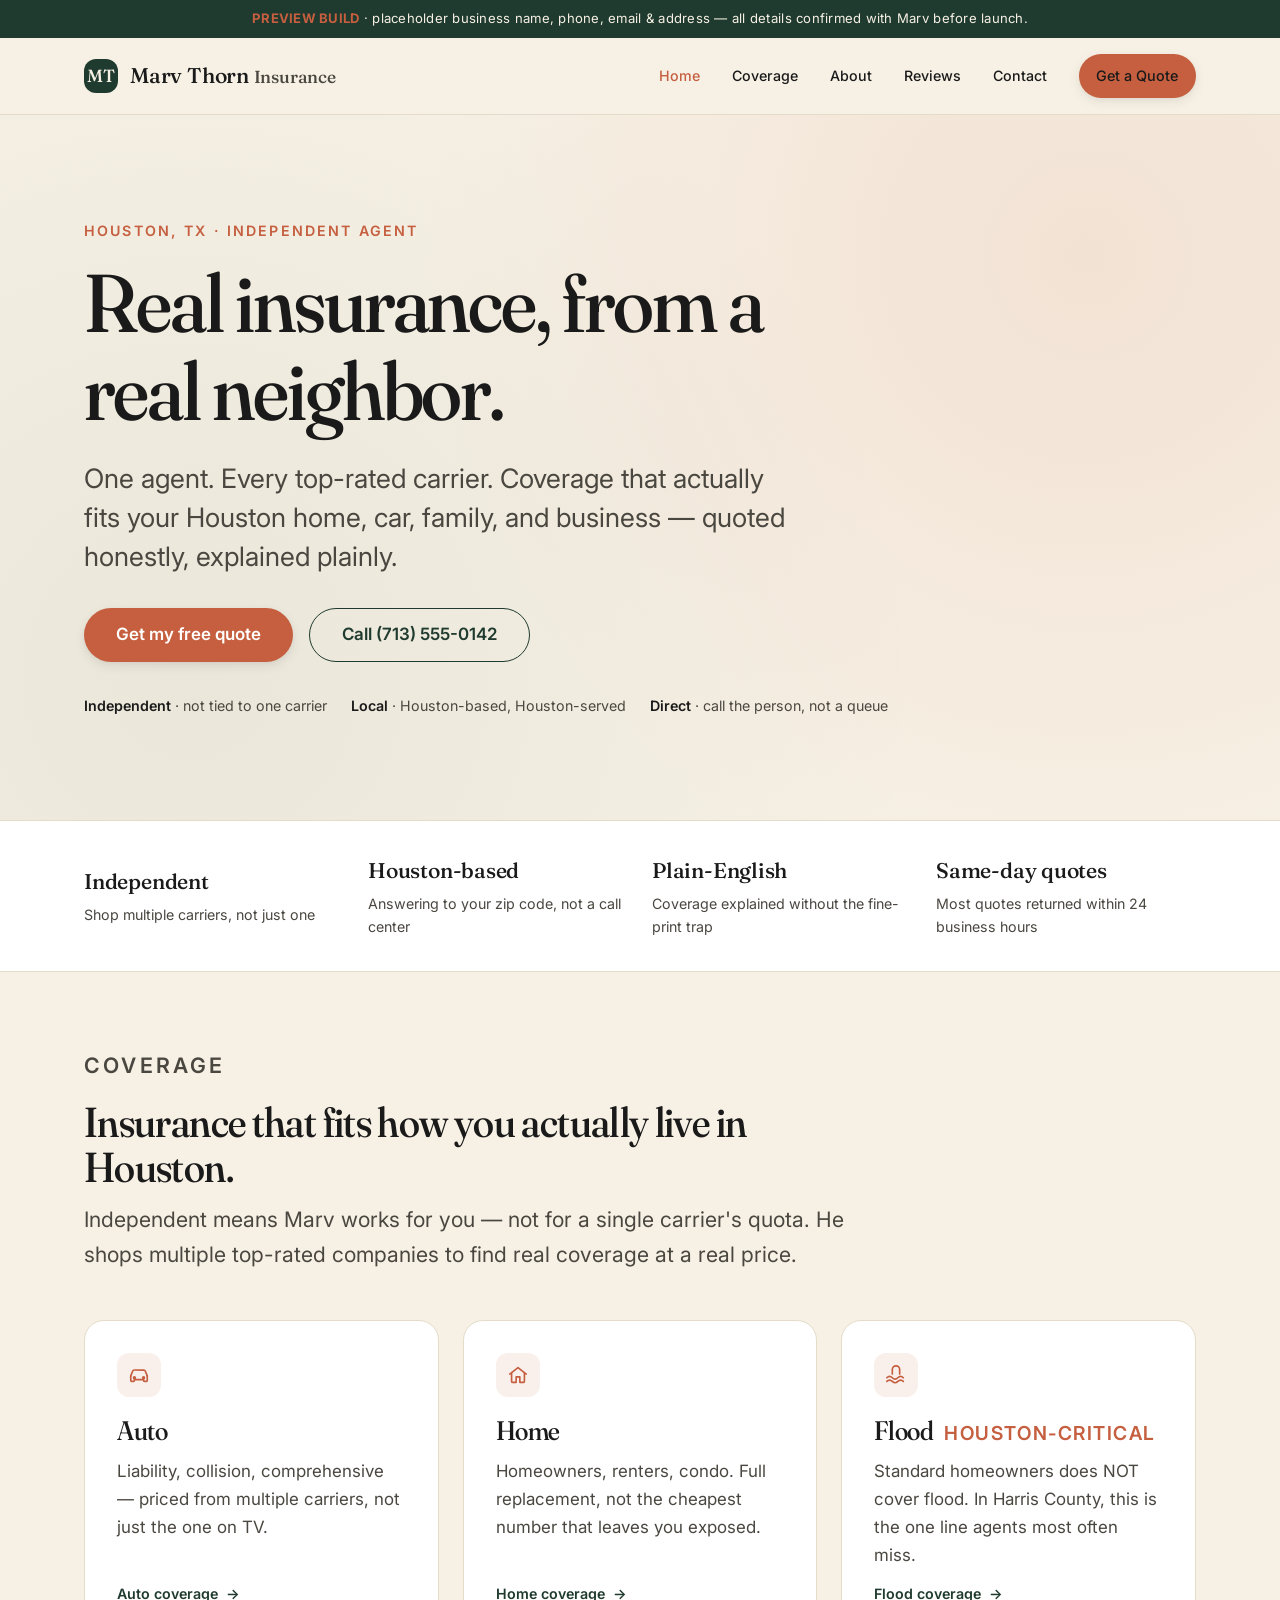
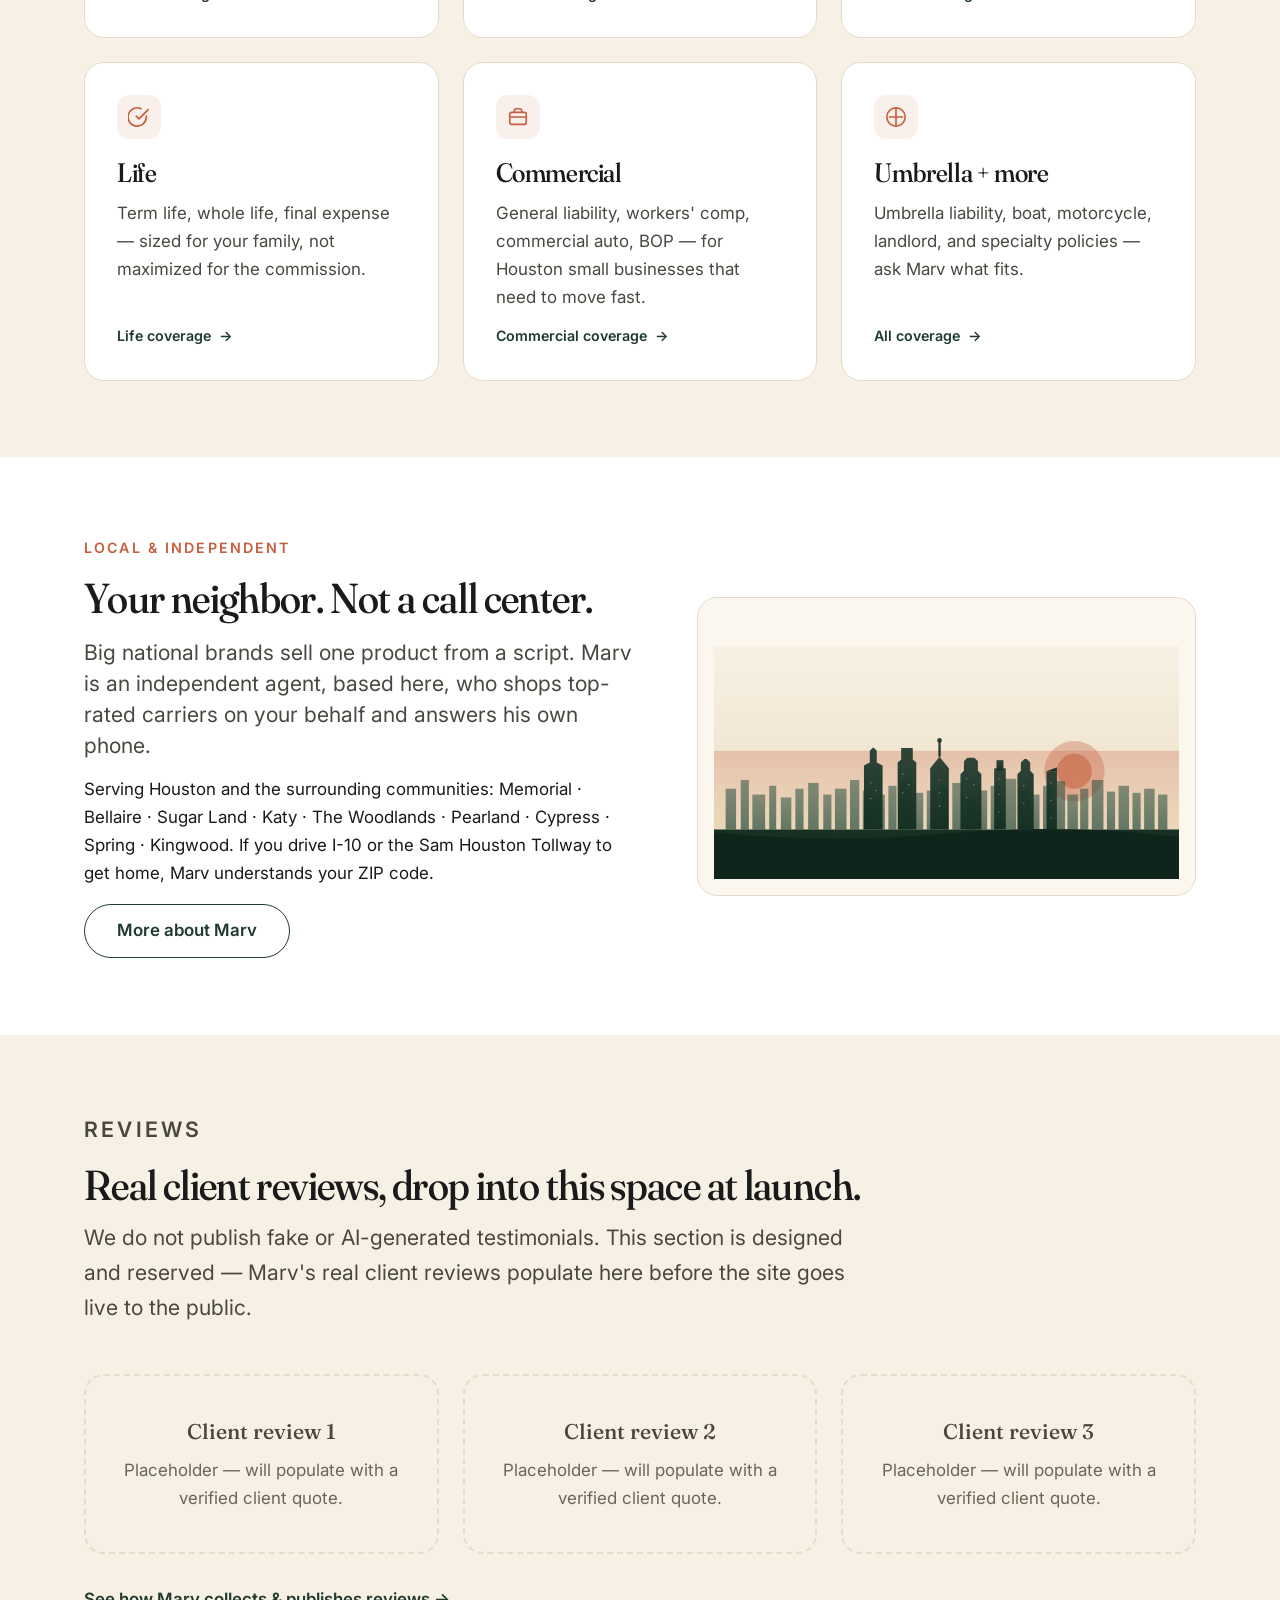
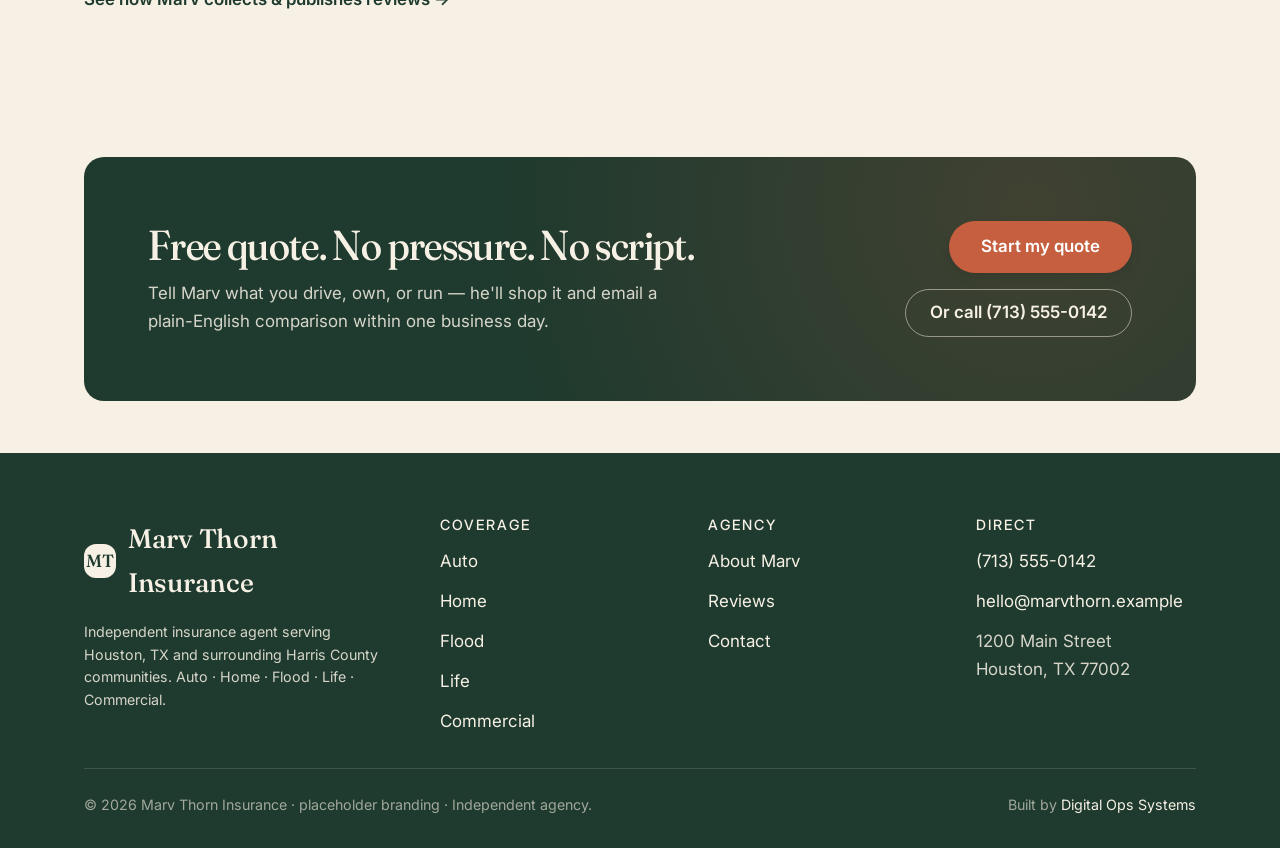
<file: index.html>
<!doctype html>
<html lang="en">
<head>
<meta charset="utf-8">
<meta name="viewport" content="width=device-width, initial-scale=1, viewport-fit=cover">
<title>Marv Thorn Insurance | Independent Insurance Agent in Houston, TX</title>
<meta name="description" content="Independent insurance in Houston, TX. Marv Thorn shops top-rated carriers for auto, home, flood, life, and business coverage — one honest neighbor doing the work of ten call-center reps.">
<meta name="theme-color" content="#1F3A2E">
<link rel="canonical" href="https://l3escott.github.io/marv-thorn-preview/">

<!-- OpenGraph / Twitter -->
<meta property="og:type" content="website">
<meta property="og:site_name" content="Marv Thorn Insurance">
<meta property="og:title" content="Marv Thorn Insurance — Independent Agent in Houston, TX">
<meta property="og:description" content="One neighbor. Every top-rated carrier. Real coverage for Houston families and small businesses.">
<meta property="og:url" content="https://l3escott.github.io/marv-thorn-preview/">
<meta property="og:image" content="https://l3escott.github.io/marv-thorn-preview/assets/img/houston-skyline.svg">
<meta name="twitter:card" content="summary_large_image">

<!-- Fonts (subset + preconnect) -->
<link rel="preconnect" href="https://fonts.googleapis.com">
<link rel="preconnect" href="https://fonts.gstatic.com" crossorigin>
<link href="https://fonts.googleapis.com/css2?family=Fraunces:opsz,wght@9..144,400;9..144,500;9..144,600&family=Inter:wght@400;500;600;700&display=swap" rel="stylesheet">

<link rel="stylesheet" href="assets/css/tokens.css">
<link rel="stylesheet" href="assets/css/components.css">
<link rel="icon" href="assets/img/logo-mark.svg" type="image/svg+xml">

<script type="application/ld+json">
{
  "@context": "https://schema.org",
  "@type": "InsuranceAgency",
  "name": "Marv Thorn Insurance",
  "description": "Independent insurance agency in Houston, TX offering auto, home, flood, life, and commercial coverage from multiple top-rated carriers.",
  "url": "https://l3escott.github.io/marv-thorn-preview/",
  "telephone": "+1-713-555-0142",
  "email": "hello@marvthorn.example",
  "priceRange": "$$",
  "areaServed": [
    {"@type":"City","name":"Houston"},
    {"@type":"AdministrativeArea","name":"Harris County"},
    {"@type":"State","name":"Texas"}
  ],
  "address": {
    "@type": "PostalAddress",
    "streetAddress": "1200 Main Street",
    "addressLocality": "Houston",
    "addressRegion": "TX",
    "postalCode": "77002",
    "addressCountry": "US"
  },
  "geo": { "@type": "GeoCoordinates", "latitude": 29.7604, "longitude": -95.3698 },
  "openingHoursSpecification": [
    {"@type":"OpeningHoursSpecification","dayOfWeek":["Monday","Tuesday","Wednesday","Thursday","Friday"],"opens":"09:00","closes":"18:00"},
    {"@type":"OpeningHoursSpecification","dayOfWeek":"Saturday","opens":"10:00","closes":"14:00","description":"By appointment"}
  ],
  "hasOfferCatalog": {
    "@type": "OfferCatalog",
    "name": "Insurance Services",
    "itemListElement": [
      {"@type":"Offer","itemOffered":{"@type":"Service","name":"Auto Insurance"}},
      {"@type":"Offer","itemOffered":{"@type":"Service","name":"Home Insurance"}},
      {"@type":"Offer","itemOffered":{"@type":"Service","name":"Flood Insurance"}},
      {"@type":"Offer","itemOffered":{"@type":"Service","name":"Life Insurance"}},
      {"@type":"Offer","itemOffered":{"@type":"Service","name":"Commercial Insurance"}}
    ]
  }
}
</script>
</head>
<body>
<a href="#main" class="skip-link">Skip to main content</a>

<div style="background:#1F3A2E;color:#F7F1E5;text-align:center;padding:.5rem 1rem;font-size:.82rem;letter-spacing:.02em;">
  <strong style="color:#C55F3F">PREVIEW BUILD</strong> · placeholder business name, phone, email &amp; address — all details confirmed with Marv before launch.
</div>

<header class="site-header">
  <div class="container">
    <a class="brand" href="index.html" aria-label="Marv Thorn Insurance — Home">
      <span class="brand-mark">MT</span>
      <span>Marv Thorn <em style="font-style:normal;color:var(--muted-strong);font-size:0.82em;">Insurance</em></span>
    </a>
    <button class="nav-toggle" aria-label="Toggle menu" aria-expanded="false" aria-controls="primary-nav"><span></span></button>
    <nav class="nav" id="primary-nav" aria-label="Primary">
      <a href="index.html" aria-current="page">Home</a>
      <a href="services.html">Coverage</a>
      <a href="about.html">About</a>
      <a href="testimonials.html">Reviews</a>
      <a href="contact.html">Contact</a>
      <a class="btn btn-primary" href="contact.html#quote" style="min-height:44px;padding:.55rem 1.1rem;font-size:.9rem;">Get a Quote</a>
    </nav>
  </div>
</header>

<main id="main">

<!-- HERO -->
<section class="hero">
  <div class="container">
    <p class="eyebrow">Houston, TX · Independent Agent</p>
    <h1>Real insurance, from a real neighbor.</h1>
    <p class="lede">
      One agent. Every top-rated carrier. Coverage that actually fits your Houston home, car, family, and business — quoted honestly, explained plainly.
    </p>
    <div class="hero-actions">
      <a class="btn btn-primary" href="contact.html#quote">Get my free quote</a>
      <a class="btn btn-secondary" href="tel:+17135550142">Call (713) 555-0142</a>
    </div>
    <div class="hero-meta">
      <span><strong>Independent</strong> · not tied to one carrier</span>
      <span><strong>Local</strong> · Houston-based, Houston-served</span>
      <span><strong>Direct</strong> · call the person, not a queue</span>
    </div>
  </div>
</section>

<!-- TRUST STRIP -->
<section class="trust-strip">
  <div class="container">
    <div class="trust-item"><strong>Independent</strong><span>Shop multiple carriers, not just one</span></div>
    <div class="trust-item"><strong>Houston-based</strong><span>Answering to your zip code, not a call center</span></div>
    <div class="trust-item"><strong>Plain-English</strong><span>Coverage explained without the fine-print trap</span></div>
    <div class="trust-item"><strong>Same-day quotes</strong><span>Most quotes returned within 24 business hours</span></div>
  </div>
</section>

<!-- SERVICES OVERVIEW -->
<section class="section">
  <div class="container">
    <div class="section-head reveal">
      <p class="eyebrow">Coverage</p>
      <h2>Insurance that fits how you actually live in Houston.</h2>
      <p>Independent means Marv works for you — not for a single carrier's quota. He shops multiple top-rated companies to find real coverage at a real price.</p>
    </div>

    <div class="grid-3">
      <article class="card reveal">
        <div class="card-icon" aria-hidden="true">
          <svg viewBox="0 0 24 24" width="22" height="22" fill="none" stroke="currentColor" stroke-width="1.8" stroke-linecap="round" stroke-linejoin="round"><path d="M3 13l2-5a2 2 0 0 1 1.9-1.4h10.2A2 2 0 0 1 19 8l2 5"/><path d="M3 13v5a1 1 0 0 0 1 1h2a1 1 0 0 0 1-1v-1h10v1a1 1 0 0 0 1 1h2a1 1 0 0 0 1-1v-5"/><circle cx="7" cy="15" r="1"/><circle cx="17" cy="15" r="1"/></svg>
        </div>
        <h3>Auto</h3>
        <p>Liability, collision, comprehensive — priced from multiple carriers, not just the one on TV.</p>
        <a class="card-link" href="auto-insurance.html">Auto coverage</a>
      </article>

      <article class="card reveal">
        <div class="card-icon" aria-hidden="true">
          <svg viewBox="0 0 24 24" width="22" height="22" fill="none" stroke="currentColor" stroke-width="1.8" stroke-linecap="round" stroke-linejoin="round"><path d="M3 11l9-7 9 7"/><path d="M5 10v9a1 1 0 0 0 1 1h4v-6h4v6h4a1 1 0 0 0 1-1v-9"/></svg>
        </div>
        <h3>Home</h3>
        <p>Homeowners, renters, condo. Full replacement, not the cheapest number that leaves you exposed.</p>
        <a class="card-link" href="home-insurance.html">Home coverage</a>
      </article>

      <article class="card reveal">
        <div class="card-icon" aria-hidden="true">
          <svg viewBox="0 0 24 24" width="22" height="22" fill="none" stroke="currentColor" stroke-width="1.8" stroke-linecap="round" stroke-linejoin="round"><path d="M2 15c2-2 4-2 6 0s4 2 6 0 4-2 6 0"/><path d="M2 19c2-2 4-2 6 0s4 2 6 0 4-2 6 0"/><path d="M8 11V6a4 4 0 1 1 8 0v5"/></svg>
        </div>
        <h3>Flood <span style="color:var(--brand-accent);font-family:var(--font-body);font-size:.72em;font-weight:600;letter-spacing:.08em;text-transform:uppercase;margin-left:.4rem;">Houston-critical</span></h3>
        <p>Standard homeowners does NOT cover flood. In Harris County, this is the one line agents most often miss.</p>
        <a class="card-link" href="flood-insurance.html">Flood coverage</a>
      </article>

      <article class="card reveal">
        <div class="card-icon" aria-hidden="true">
          <svg viewBox="0 0 24 24" width="22" height="22" fill="none" stroke="currentColor" stroke-width="1.8" stroke-linecap="round" stroke-linejoin="round"><path d="M20 11.08V12a10 10 0 1 1-5.93-9.14"/><path d="M22 4L12 14.01l-3-3"/></svg>
        </div>
        <h3>Life</h3>
        <p>Term life, whole life, final expense — sized for your family, not maximized for the commission.</p>
        <a class="card-link" href="life-insurance.html">Life coverage</a>
      </article>

      <article class="card reveal">
        <div class="card-icon" aria-hidden="true">
          <svg viewBox="0 0 24 24" width="22" height="22" fill="none" stroke="currentColor" stroke-width="1.8" stroke-linecap="round" stroke-linejoin="round"><rect x="3" y="7" width="18" height="13" rx="2"/><path d="M8 7V5a2 2 0 0 1 2-2h4a2 2 0 0 1 2 2v2"/><path d="M3 12h18"/></svg>
        </div>
        <h3>Commercial</h3>
        <p>General liability, workers' comp, commercial auto, BOP — for Houston small businesses that need to move fast.</p>
        <a class="card-link" href="commercial-insurance.html">Commercial coverage</a>
      </article>

      <article class="card reveal">
        <div class="card-icon" aria-hidden="true">
          <svg viewBox="0 0 24 24" width="22" height="22" fill="none" stroke="currentColor" stroke-width="1.8" stroke-linecap="round" stroke-linejoin="round"><path d="M12 2v20"/><path d="M5 12h14"/><circle cx="12" cy="12" r="10"/></svg>
        </div>
        <h3>Umbrella + more</h3>
        <p>Umbrella liability, boat, motorcycle, landlord, and specialty policies — ask Marv what fits.</p>
        <a class="card-link" href="services.html">All coverage</a>
      </article>
    </div>
  </div>
</section>

<!-- LOCAL / HOUSTON TRUST BLOCK -->
<section class="section bg-white">
  <div class="container">
    <div class="local-strip">
      <div class="reveal">
        <p class="eyebrow">Local &amp; Independent</p>
        <h2>Your neighbor. Not a call center.</h2>
        <p class="lede">Big national brands sell one product from a script. Marv is an independent agent, based here, who shops top-rated carriers on your behalf and answers his own phone.</p>
        <p>Serving Houston and the surrounding communities: Memorial · Bellaire · Sugar Land · Katy · The Woodlands · Pearland · Cypress · Spring · Kingwood. If you drive I-10 or the Sam Houston Tollway to get home, Marv understands your ZIP code.</p>
        <a class="btn btn-secondary" href="about.html">More about Marv</a>
      </div>
      <div class="skyline reveal" aria-hidden="true">
        <img src="assets/img/houston-skyline.svg" alt="Stylized illustration of the Houston, Texas skyline at dusk">
      </div>
    </div>
  </div>
</section>

<!-- TESTIMONIALS (placeholder — no fabricated quotes) -->
<section class="section bg-cream">
  <div class="container">
    <div class="section-head reveal">
      <p class="eyebrow">Reviews</p>
      <h2>Real client reviews, drop into this space at launch.</h2>
      <p>We do not publish fake or AI-generated testimonials. This section is designed and reserved — Marv's real client reviews populate here before the site goes live to the public.</p>
    </div>
    <div class="review-grid">
      <div class="review review-placeholder"><strong>Client review 1</strong><span>Placeholder — will populate with a verified client quote.</span></div>
      <div class="review review-placeholder"><strong>Client review 2</strong><span>Placeholder — will populate with a verified client quote.</span></div>
      <div class="review review-placeholder"><strong>Client review 3</strong><span>Placeholder — will populate with a verified client quote.</span></div>
    </div>
    <p style="margin-top:var(--sp-6);"><a href="testimonials.html" style="font-weight:600;">See how Marv collects &amp; publishes reviews →</a></p>
  </div>
</section>

<!-- CTA -->
<section class="section-tight">
  <div class="container">
    <div class="cta-banner reveal">
      <div>
        <h2>Free quote. No pressure. No script.</h2>
        <p>Tell Marv what you drive, own, or run — he'll shop it and email a plain-English comparison within one business day.</p>
      </div>
      <div class="cta-actions">
        <a class="btn btn-primary" href="contact.html#quote">Start my quote</a>
        <a class="btn btn-ghost" href="tel:+17135550142">Or call (713) 555-0142</a>
      </div>
    </div>
  </div>
</section>

</main>

<footer class="site-footer">
  <div class="container">
    <div class="footer-grid">
      <div>
        <div class="footer-brand"><span class="brand-mark">MT</span><span>Marv Thorn Insurance</span></div>
        <p>Independent insurance agent serving Houston, TX and surrounding Harris County communities. Auto · Home · Flood · Life · Commercial.</p>
      </div>
      <div>
        <h4>Coverage</h4>
        <ul>
          <li><a href="auto-insurance.html">Auto</a></li>
          <li><a href="home-insurance.html">Home</a></li>
          <li><a href="flood-insurance.html">Flood</a></li>
          <li><a href="life-insurance.html">Life</a></li>
          <li><a href="commercial-insurance.html">Commercial</a></li>
        </ul>
      </div>
      <div>
        <h4>Agency</h4>
        <ul>
          <li><a href="about.html">About Marv</a></li>
          <li><a href="testimonials.html">Reviews</a></li>
          <li><a href="contact.html">Contact</a></li>
        </ul>
      </div>
      <div>
        <h4>Direct</h4>
        <ul>
          <li><a href="tel:+17135550142">(713) 555-0142</a></li>
          <li><a href="mailto:hello@marvthorn.example">hello@marvthorn.example</a></li>
          <li>1200 Main Street<br>Houston, TX 77002</li>
        </ul>
      </div>
    </div>
    <div class="footer-bottom">
      <span>© <span id="yr">2026</span> Marv Thorn Insurance · placeholder branding · Independent agency.</span>
      <span>Built by <a href="https://digitalopsystems.com">Digital Ops Systems</a></span>
    </div>
  </div>
</footer>

<script>document.getElementById('yr').textContent=new Date().getFullYear();</script>
<script defer src="assets/js/site.js"></script>
</body>
</html>
</file>
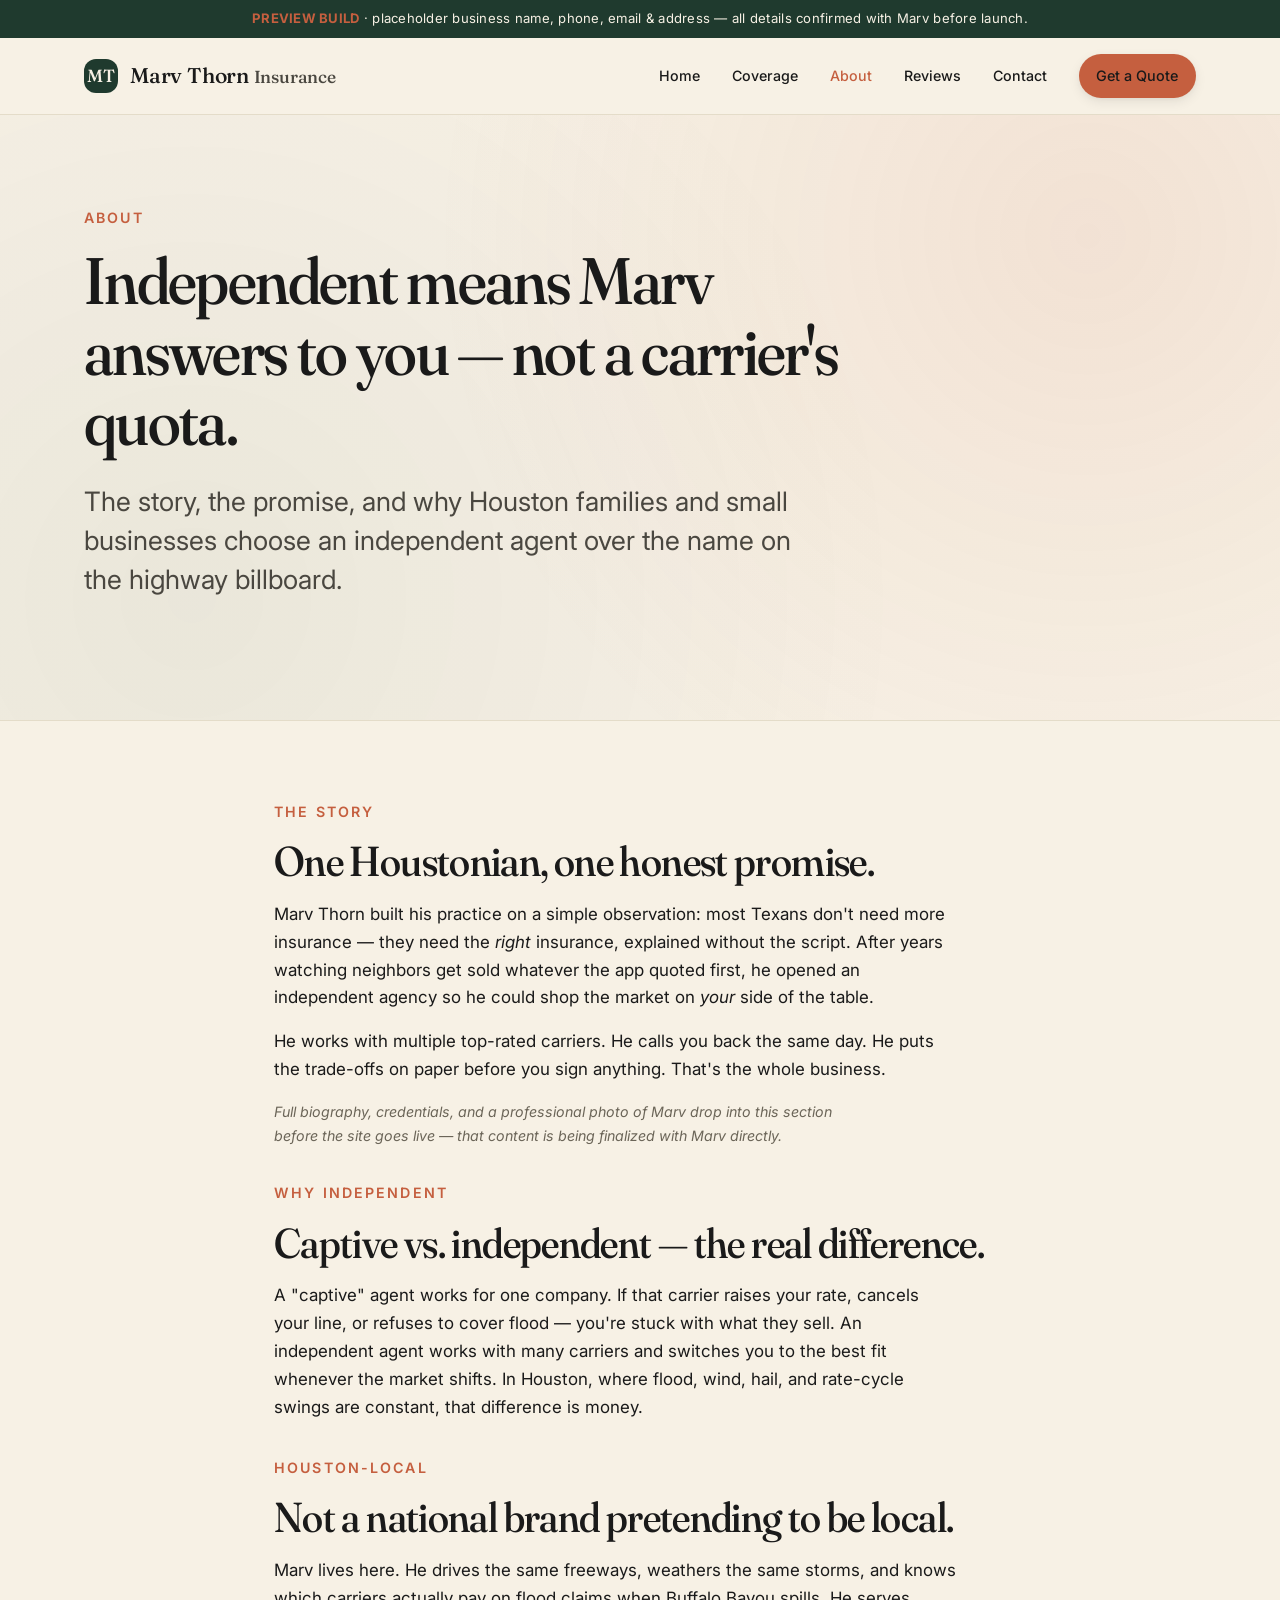
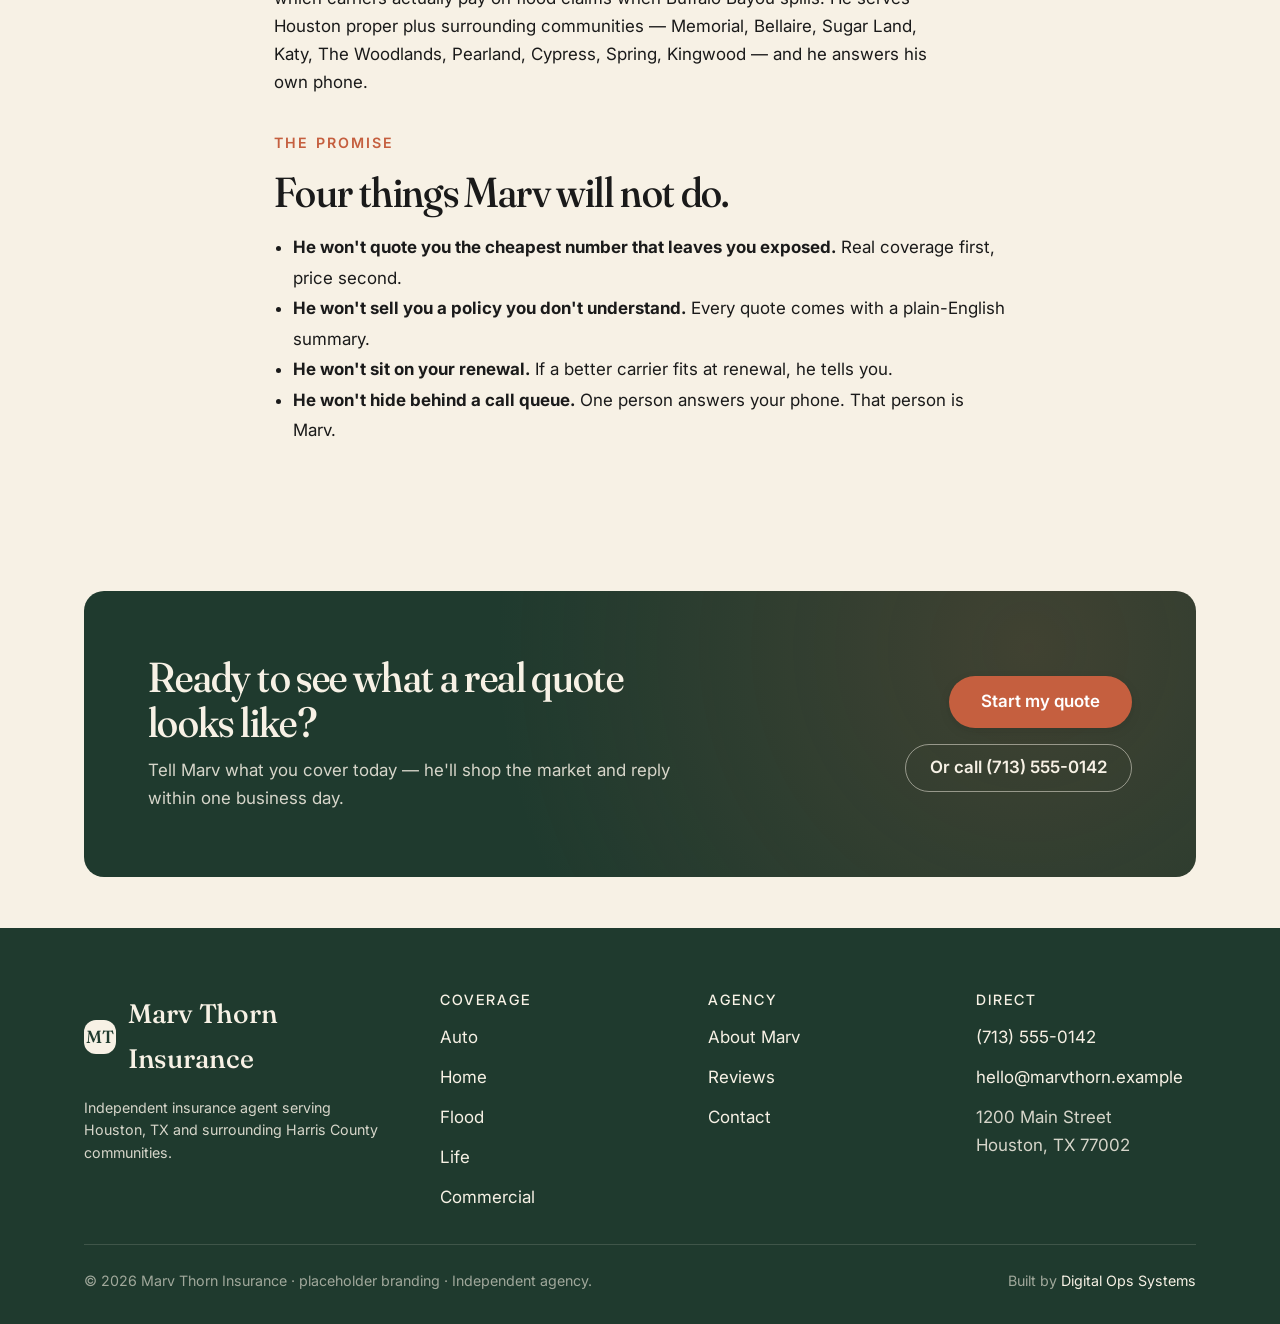
<file: about.html>
<!doctype html>
<html lang="en">
<head>
<meta charset="utf-8">
<meta name="viewport" content="width=device-width, initial-scale=1, viewport-fit=cover">
<title>About Marv Thorn — Independent Insurance Agent, Houston TX</title>
<meta name="description" content="Meet Marv Thorn — an independent Houston insurance agent who shops top-rated carriers, answers his own phone, and explains coverage in plain English. Local, family-first, no scripts.">
<meta name="theme-color" content="#1F3A2E">
<link rel="canonical" href="https://l3escott.github.io/marv-thorn-preview/about.html">

<meta property="og:type" content="profile">
<meta property="og:title" content="About Marv Thorn — Independent Insurance Agent, Houston TX">
<meta property="og:description" content="One neighbor. Every top-rated carrier. Real coverage for Houston.">
<meta property="og:url" content="https://l3escott.github.io/marv-thorn-preview/about.html">
<meta name="twitter:card" content="summary_large_image">

<link rel="preconnect" href="https://fonts.googleapis.com">
<link rel="preconnect" href="https://fonts.gstatic.com" crossorigin>
<link href="https://fonts.googleapis.com/css2?family=Fraunces:opsz,wght@9..144,400;9..144,500;9..144,600&family=Inter:wght@400;500;600;700&display=swap" rel="stylesheet">
<link rel="stylesheet" href="assets/css/tokens.css">
<link rel="stylesheet" href="assets/css/components.css">
<link rel="icon" href="assets/img/logo-mark.svg" type="image/svg+xml">

<script type="application/ld+json">
{"@context":"https://schema.org","@type":"AboutPage","name":"About Marv Thorn Insurance","url":"https://l3escott.github.io/marv-thorn-preview/about.html","about":{"@type":"InsuranceAgency","name":"Marv Thorn Insurance","address":{"@type":"PostalAddress","addressLocality":"Houston","addressRegion":"TX","addressCountry":"US"}}}
</script>
</head>
<body>
<a href="#main" class="skip-link">Skip to main content</a>
<div style="background:#1F3A2E;color:#F7F1E5;text-align:center;padding:.5rem 1rem;font-size:.82rem;letter-spacing:.02em;"><strong style="color:#C55F3F">PREVIEW BUILD</strong> · placeholder business name, phone, email &amp; address — all details confirmed with Marv before launch.</div>

<header class="site-header">
  <div class="container">
    <a class="brand" href="index.html" aria-label="Marv Thorn Insurance — Home">
      <span class="brand-mark">MT</span>
      <span>Marv Thorn <em style="font-style:normal;color:var(--muted-strong);font-size:0.82em;">Insurance</em></span>
    </a>
    <button class="nav-toggle" aria-label="Toggle menu" aria-expanded="false" aria-controls="primary-nav"><span></span></button>
    <nav class="nav" id="primary-nav" aria-label="Primary">
      <a href="index.html">Home</a>
      <a href="services.html">Coverage</a>
      <a href="about.html" aria-current="page">About</a>
      <a href="testimonials.html">Reviews</a>
      <a href="contact.html">Contact</a>
      <a class="btn btn-primary" href="contact.html#quote" style="min-height:44px;padding:.55rem 1.1rem;font-size:.9rem;">Get a Quote</a>
    </nav>
  </div>
</header>

<main id="main">

<section class="hero" style="padding-block:clamp(4rem,7vw,6rem);">
  <div class="container">
    <p class="eyebrow">About</p>
    <h1 style="font-size:var(--step-6);max-width:20ch;">Independent means Marv answers to you — not a carrier's quota.</h1>
    <p class="lede">The story, the promise, and why Houston families and small businesses choose an independent agent over the name on the highway billboard.</p>
  </div>
</section>

<section class="section">
  <div class="container-narrow stack-lg">
    <div class="reveal">
      <p class="eyebrow">The Story</p>
      <h2>One Houstonian, one honest promise.</h2>
      <p>Marv Thorn built his practice on a simple observation: most Texans don't need more insurance — they need the <em>right</em> insurance, explained without the script. After years watching neighbors get sold whatever the app quoted first, he opened an independent agency so he could shop the market on <em>your</em> side of the table.</p>
      <p>He works with multiple top-rated carriers. He calls you back the same day. He puts the trade-offs on paper before you sign anything. That's the whole business.</p>
      <p style="color:var(--muted);font-size:var(--step--1);"><em>Full biography, credentials, and a professional photo of Marv drop into this section before the site goes live — that content is being finalized with Marv directly.</em></p>
    </div>

    <div class="reveal">
      <p class="eyebrow">Why independent</p>
      <h2>Captive vs. independent — the real difference.</h2>
      <p>A "captive" agent works for one company. If that carrier raises your rate, cancels your line, or refuses to cover flood — you're stuck with what they sell. An independent agent works with many carriers and switches you to the best fit whenever the market shifts. In Houston, where flood, wind, hail, and rate-cycle swings are constant, that difference is money.</p>
    </div>

    <div class="reveal">
      <p class="eyebrow">Houston-local</p>
      <h2>Not a national brand pretending to be local.</h2>
      <p>Marv lives here. He drives the same freeways, weathers the same storms, and knows which carriers actually pay on flood claims when Buffalo Bayou spills. He serves Houston proper plus surrounding communities — Memorial, Bellaire, Sugar Land, Katy, The Woodlands, Pearland, Cypress, Spring, Kingwood — and he answers his own phone.</p>
    </div>

    <div class="reveal">
      <p class="eyebrow">The promise</p>
      <h2>Four things Marv will not do.</h2>
      <ul style="padding-left:1.2rem;line-height:1.8;">
        <li><strong>He won't quote you the cheapest number that leaves you exposed.</strong> Real coverage first, price second.</li>
        <li><strong>He won't sell you a policy you don't understand.</strong> Every quote comes with a plain-English summary.</li>
        <li><strong>He won't sit on your renewal.</strong> If a better carrier fits at renewal, he tells you.</li>
        <li><strong>He won't hide behind a call queue.</strong> One person answers your phone. That person is Marv.</li>
      </ul>
    </div>
  </div>
</section>

<section class="section-tight">
  <div class="container">
    <div class="cta-banner reveal">
      <div><h2>Ready to see what a real quote looks like?</h2><p>Tell Marv what you cover today — he'll shop the market and reply within one business day.</p></div>
      <div class="cta-actions"><a class="btn btn-primary" href="contact.html#quote">Start my quote</a><a class="btn btn-ghost" href="tel:+17135550142">Or call (713) 555-0142</a></div>
    </div>
  </div>
</section>

</main>

<footer class="site-footer">
  <div class="container">
    <div class="footer-grid">
      <div><div class="footer-brand"><span class="brand-mark">MT</span><span>Marv Thorn Insurance</span></div><p>Independent insurance agent serving Houston, TX and surrounding Harris County communities.</p></div>
      <div><h4>Coverage</h4><ul><li><a href="auto-insurance.html">Auto</a></li><li><a href="home-insurance.html">Home</a></li><li><a href="flood-insurance.html">Flood</a></li><li><a href="life-insurance.html">Life</a></li><li><a href="commercial-insurance.html">Commercial</a></li></ul></div>
      <div><h4>Agency</h4><ul><li><a href="about.html">About Marv</a></li><li><a href="testimonials.html">Reviews</a></li><li><a href="contact.html">Contact</a></li></ul></div>
      <div><h4>Direct</h4><ul><li><a href="tel:+17135550142">(713) 555-0142</a></li><li><a href="mailto:hello@marvthorn.example">hello@marvthorn.example</a></li><li>1200 Main Street<br>Houston, TX 77002</li></ul></div>
    </div>
    <div class="footer-bottom"><span>© <span id="yr">2026</span> Marv Thorn Insurance · placeholder branding · Independent agency.</span><span>Built by <a href="https://digitalopsystems.com">Digital Ops Systems</a></span></div>
  </div>
</footer>
<script>document.getElementById('yr').textContent=new Date().getFullYear();</script>
<script defer src="assets/js/site.js"></script>
</body>
</html>
</file>
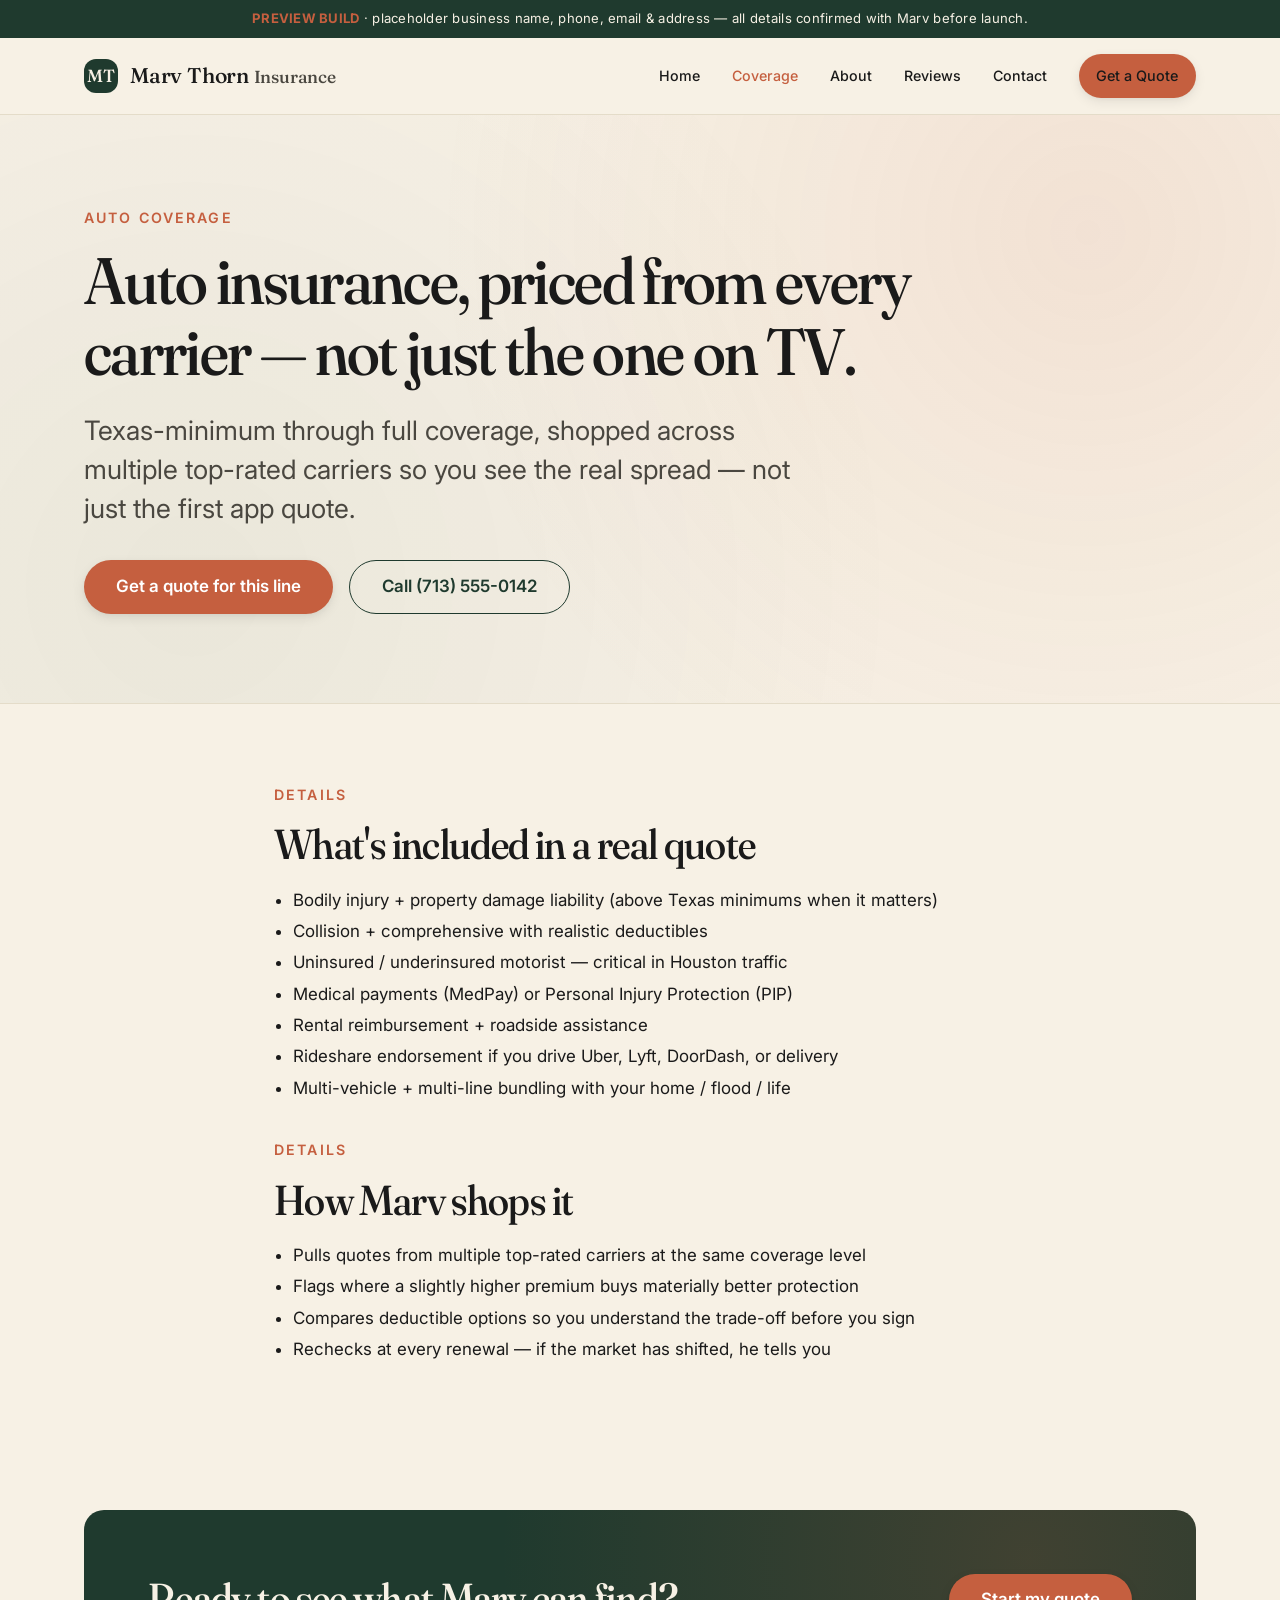
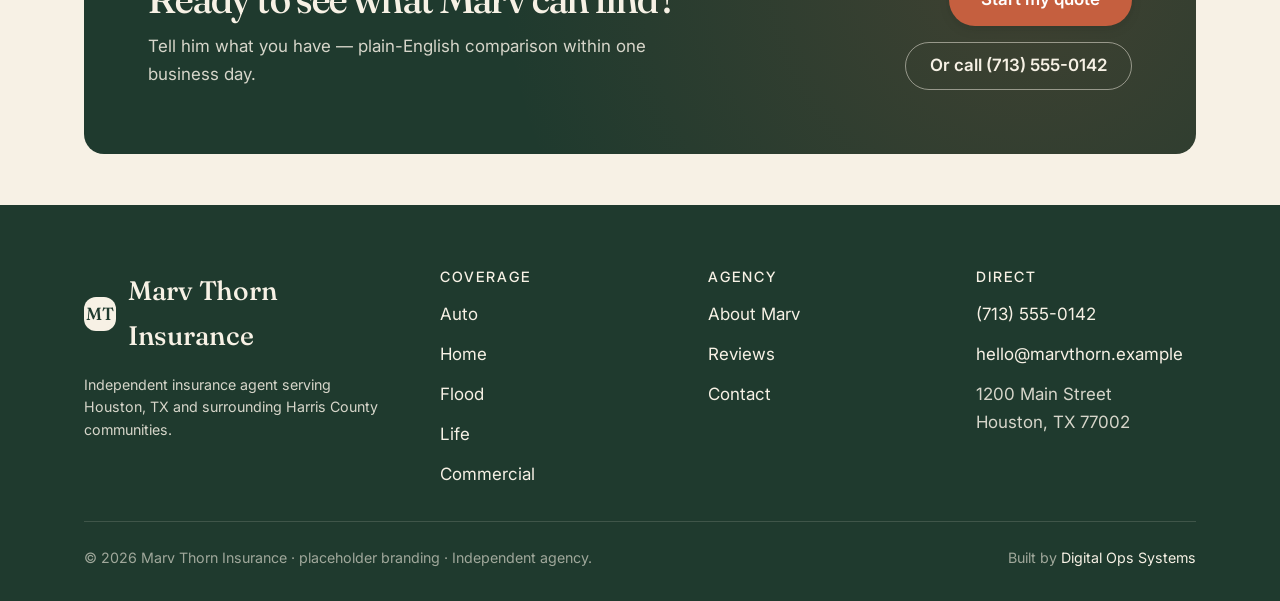
<file: auto-insurance.html>
<!doctype html>
<html lang="en">
<head>
<meta charset="utf-8">
<meta name="viewport" content="width=device-width, initial-scale=1, viewport-fit=cover">
<title>Auto Insurance in Houston, TX | Marv Thorn Insurance</title>
<meta name="description" content="Independent auto insurance in Houston, TX. Marv Thorn shops top-rated carriers for liability, collision, comprehensive, uninsured motorist, and rideshare coverage.">
<meta name="theme-color" content="#1F3A2E">
<link rel="canonical" href="https://l3escott.github.io/marv-thorn-preview/auto-insurance.html">
<meta property="og:type" content="website">
<meta property="og:title" content="Auto Insurance in Houston, TX | Marv Thorn Insurance">
<meta property="og:description" content="Independent auto insurance in Houston, TX. Marv Thorn shops top-rated carriers for liability, collision, comprehensive, uninsured motorist, and rideshare coverage.">
<meta property="og:url" content="https://l3escott.github.io/marv-thorn-preview/auto-insurance.html">
<meta name="twitter:card" content="summary_large_image">
<link rel="preconnect" href="https://fonts.googleapis.com">
<link rel="preconnect" href="https://fonts.gstatic.com" crossorigin>
<link href="https://fonts.googleapis.com/css2?family=Fraunces:opsz,wght@9..144,400;9..144,500;9..144,600&family=Inter:wght@400;500;600;700&display=swap" rel="stylesheet">
<link rel="stylesheet" href="assets/css/tokens.css">
<link rel="stylesheet" href="assets/css/components.css">
<link rel="icon" href="assets/img/logo-mark.svg" type="image/svg+xml">
<script type="application/ld+json">
{"@context":"https://schema.org","@type":"Service","name":"Auto Insurance in Houston, TX","provider":{"@type":"InsuranceAgency","name":"Marv Thorn Insurance","telephone":"+1-713-555-0142","address":{"@type":"PostalAddress","addressLocality":"Houston","addressRegion":"TX","addressCountry":"US"}},"areaServed":{"@type":"City","name":"Houston"},"url":"https://l3escott.github.io/marv-thorn-preview/auto-insurance.html"}
</script>
</head>
<body>
<a href="#main" class="skip-link">Skip to main content</a>
<div style="background:#1F3A2E;color:#F7F1E5;text-align:center;padding:.5rem 1rem;font-size:.82rem;letter-spacing:.02em;"><strong style="color:#C55F3F">PREVIEW BUILD</strong> · placeholder business name, phone, email &amp; address — all details confirmed with Marv before launch.</div>

<header class="site-header">
  <div class="container">
    <a class="brand" href="index.html" aria-label="Marv Thorn Insurance — Home"><span class="brand-mark">MT</span><span>Marv Thorn <em style="font-style:normal;color:var(--muted-strong);font-size:0.82em;">Insurance</em></span></a>
    <button class="nav-toggle" aria-label="Toggle menu" aria-expanded="false" aria-controls="primary-nav"><span></span></button>
    <nav class="nav" id="primary-nav" aria-label="Primary">
      <a href="index.html">Home</a>
      <a href="services.html" aria-current="page">Coverage</a>
      <a href="about.html">About</a>
      <a href="testimonials.html">Reviews</a>
      <a href="contact.html">Contact</a>
      <a class="btn btn-primary" href="contact.html#quote" style="min-height:44px;padding:.55rem 1.1rem;font-size:.9rem;">Get a Quote</a>
    </nav>
  </div>
</header>

<main id="main">
<section class="hero" style="padding-block:clamp(4rem,7vw,6rem);">
  <div class="container">
    <p class="eyebrow">Auto Coverage</p>
    <h1 style="font-size:var(--step-6);max-width:22ch;">Auto insurance, priced from every carrier — not just the one on TV.</h1>
    <p class="lede">Texas-minimum through full coverage, shopped across multiple top-rated carriers so you see the real spread — not just the first app quote.</p>
    <div class="hero-actions" style="margin-top:var(--sp-5);">
      <a class="btn btn-primary" href="contact.html#quote">Get a quote for this line</a>
      <a class="btn btn-secondary" href="tel:+17135550142">Call (713) 555-0142</a>
    </div>
  </div>
</section>

<section class="section">
  <div class="container-narrow stack-lg">

    <div class="reveal">
      <p class="eyebrow">Details</p>
      <h2>What's included in a real quote</h2>
      <ul style="padding-left:1.2rem;line-height:1.85;">
      <li>Bodily injury + property damage liability (above Texas minimums when it matters)</li>
      <li>Collision + comprehensive with realistic deductibles</li>
      <li>Uninsured / underinsured motorist — critical in Houston traffic</li>
      <li>Medical payments (MedPay) or Personal Injury Protection (PIP)</li>
      <li>Rental reimbursement + roadside assistance</li>
      <li>Rideshare endorsement if you drive Uber, Lyft, DoorDash, or delivery</li>
      <li>Multi-vehicle + multi-line bundling with your home / flood / life</li>
      </ul>
    </div>

    <div class="reveal">
      <p class="eyebrow">Details</p>
      <h2>How Marv shops it</h2>
      <ul style="padding-left:1.2rem;line-height:1.85;">
      <li>Pulls quotes from multiple top-rated carriers at the same coverage level</li>
      <li>Flags where a slightly higher premium buys materially better protection</li>
      <li>Compares deductible options so you understand the trade-off before you sign</li>
      <li>Rechecks at every renewal — if the market has shifted, he tells you</li>
      </ul>
    </div>
  </div>
</section>

<section class="section-tight">
  <div class="container">
    <div class="cta-banner reveal">
      <div><h2>Ready to see what Marv can find?</h2><p>Tell him what you have — plain-English comparison within one business day.</p></div>
      <div class="cta-actions"><a class="btn btn-primary" href="contact.html#quote">Start my quote</a><a class="btn btn-ghost" href="tel:+17135550142">Or call (713) 555-0142</a></div>
    </div>
  </div>
</section>

</main>

<footer class="site-footer">
  <div class="container">
    <div class="footer-grid">
      <div><div class="footer-brand"><span class="brand-mark">MT</span><span>Marv Thorn Insurance</span></div><p>Independent insurance agent serving Houston, TX and surrounding Harris County communities.</p></div>
      <div><h4>Coverage</h4><ul><li><a href="auto-insurance.html">Auto</a></li><li><a href="home-insurance.html">Home</a></li><li><a href="flood-insurance.html">Flood</a></li><li><a href="life-insurance.html">Life</a></li><li><a href="commercial-insurance.html">Commercial</a></li></ul></div>
      <div><h4>Agency</h4><ul><li><a href="about.html">About Marv</a></li><li><a href="testimonials.html">Reviews</a></li><li><a href="contact.html">Contact</a></li></ul></div>
      <div><h4>Direct</h4><ul><li><a href="tel:+17135550142">(713) 555-0142</a></li><li><a href="mailto:hello@marvthorn.example">hello@marvthorn.example</a></li><li>1200 Main Street<br>Houston, TX 77002</li></ul></div>
    </div>
    <div class="footer-bottom"><span>© <span id="yr">2026</span> Marv Thorn Insurance · placeholder branding · Independent agency.</span><span>Built by <a href="https://digitalopsystems.com">Digital Ops Systems</a></span></div>
  </div>
</footer>
<script>document.getElementById('yr').textContent=new Date().getFullYear();</script>
<script defer src="assets/js/site.js"></script>
</body>
</html>
</file>
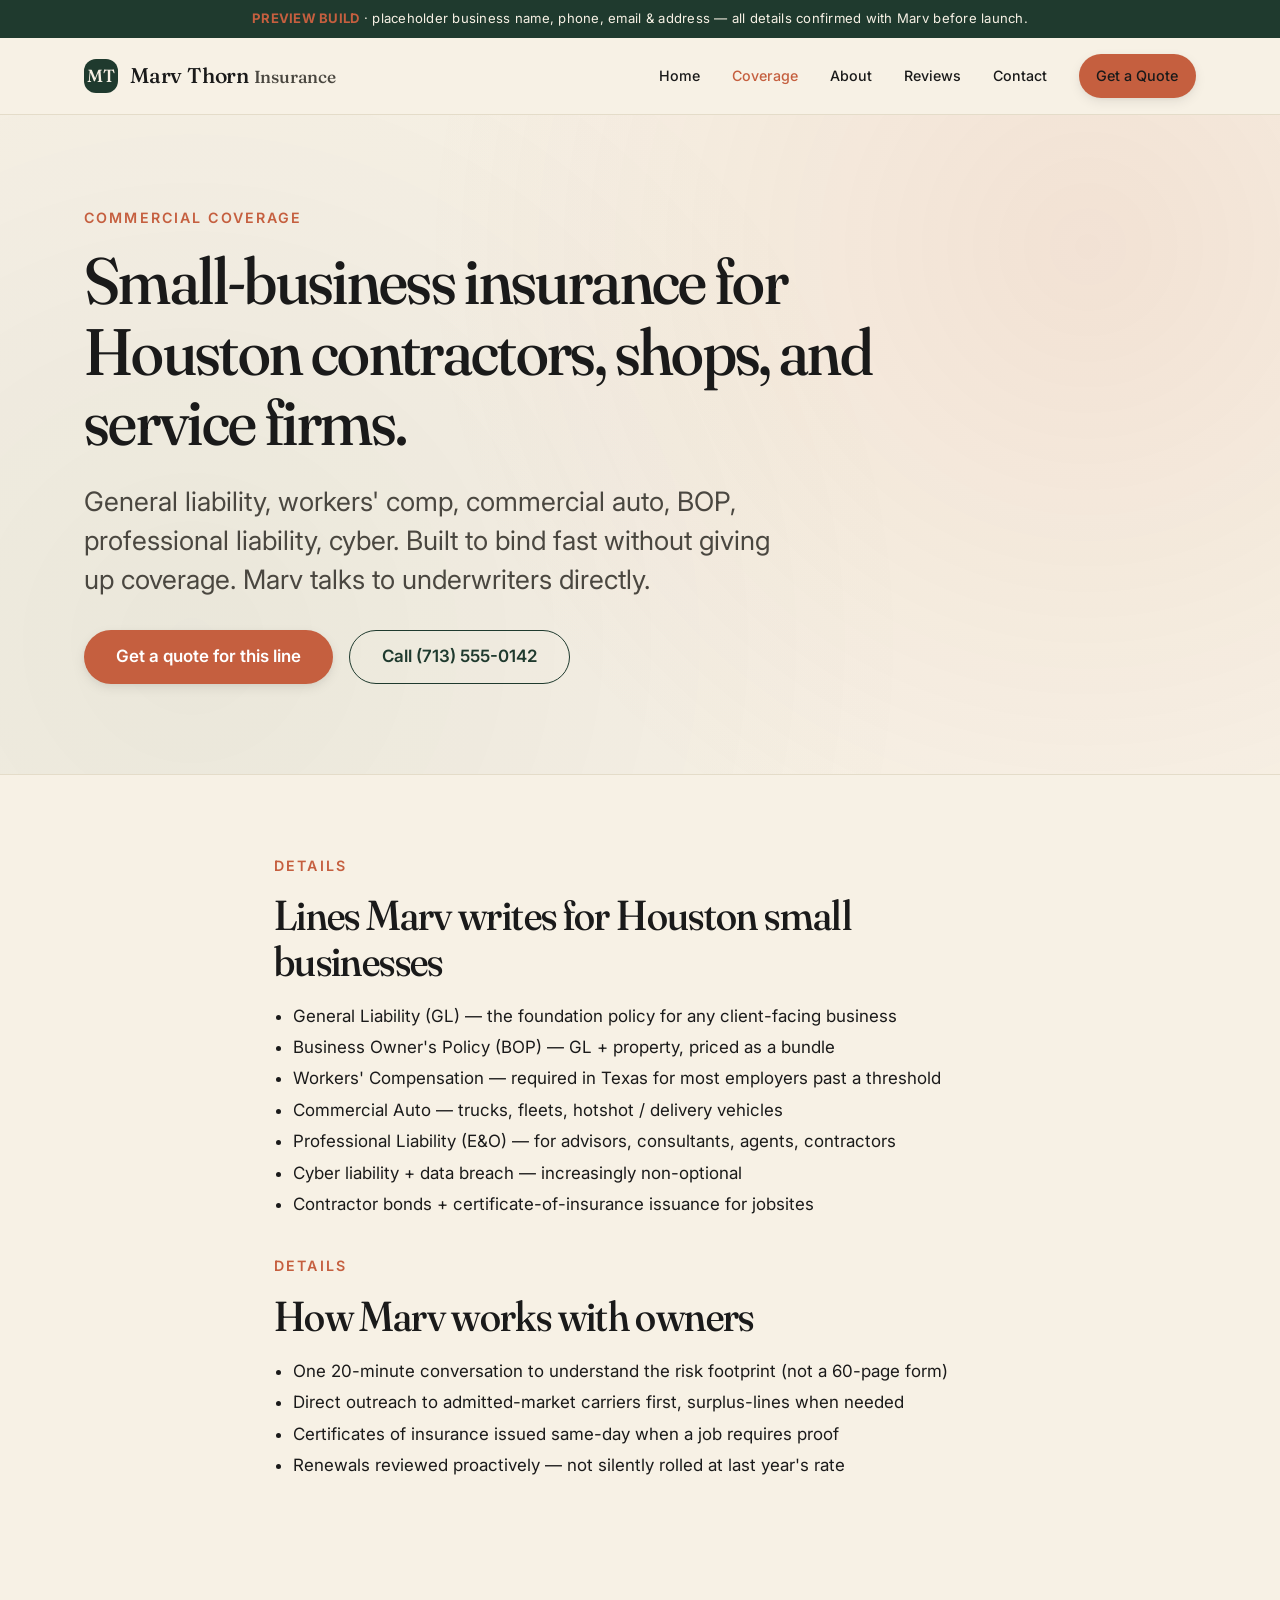
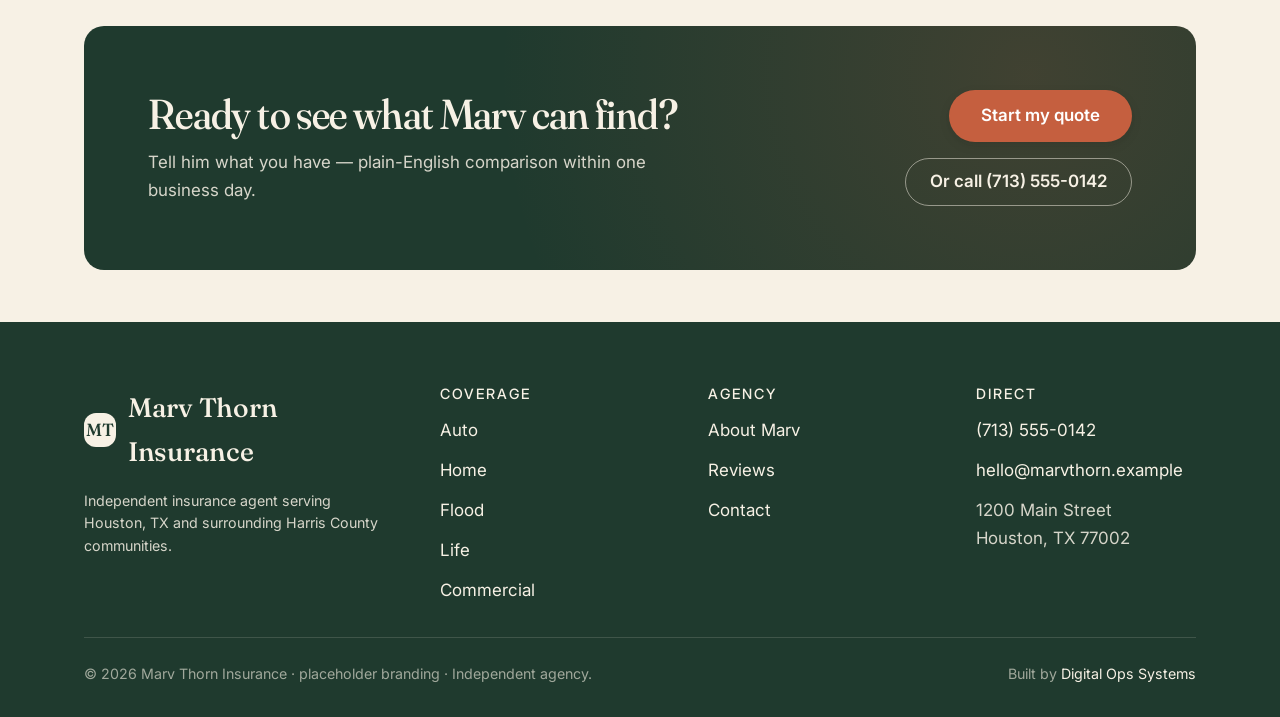
<file: commercial-insurance.html>
<!doctype html>
<html lang="en">
<head>
<meta charset="utf-8">
<meta name="viewport" content="width=device-width, initial-scale=1, viewport-fit=cover">
<title>Commercial &amp; Business Insurance in Houston, TX | Marv Thorn Insurance</title>
<meta name="description" content="Commercial insurance in Houston, TX — general liability, workers' comp, commercial auto, BOP, professional liability, and cyber. Marv Thorn shops top-rated carriers for small businesses.">
<meta name="theme-color" content="#1F3A2E">
<link rel="canonical" href="https://l3escott.github.io/marv-thorn-preview/commercial-insurance.html">
<meta property="og:type" content="website">
<meta property="og:title" content="Commercial &amp; Business Insurance in Houston, TX | Marv Thorn Insurance">
<meta property="og:description" content="Commercial insurance in Houston, TX — general liability, workers' comp, commercial auto, BOP, professional liability, and cyber. Marv Thorn shops top-rated carriers for small businesses.">
<meta property="og:url" content="https://l3escott.github.io/marv-thorn-preview/commercial-insurance.html">
<meta name="twitter:card" content="summary_large_image">
<link rel="preconnect" href="https://fonts.googleapis.com">
<link rel="preconnect" href="https://fonts.gstatic.com" crossorigin>
<link href="https://fonts.googleapis.com/css2?family=Fraunces:opsz,wght@9..144,400;9..144,500;9..144,600&family=Inter:wght@400;500;600;700&display=swap" rel="stylesheet">
<link rel="stylesheet" href="assets/css/tokens.css">
<link rel="stylesheet" href="assets/css/components.css">
<link rel="icon" href="assets/img/logo-mark.svg" type="image/svg+xml">
<script type="application/ld+json">
{"@context":"https://schema.org","@type":"Service","name":"Commercial &amp; Business Insurance in Houston, TX","provider":{"@type":"InsuranceAgency","name":"Marv Thorn Insurance","telephone":"+1-713-555-0142","address":{"@type":"PostalAddress","addressLocality":"Houston","addressRegion":"TX","addressCountry":"US"}},"areaServed":{"@type":"City","name":"Houston"},"url":"https://l3escott.github.io/marv-thorn-preview/commercial-insurance.html"}
</script>
</head>
<body>
<a href="#main" class="skip-link">Skip to main content</a>
<div style="background:#1F3A2E;color:#F7F1E5;text-align:center;padding:.5rem 1rem;font-size:.82rem;letter-spacing:.02em;"><strong style="color:#C55F3F">PREVIEW BUILD</strong> · placeholder business name, phone, email &amp; address — all details confirmed with Marv before launch.</div>

<header class="site-header">
  <div class="container">
    <a class="brand" href="index.html" aria-label="Marv Thorn Insurance — Home"><span class="brand-mark">MT</span><span>Marv Thorn <em style="font-style:normal;color:var(--muted-strong);font-size:0.82em;">Insurance</em></span></a>
    <button class="nav-toggle" aria-label="Toggle menu" aria-expanded="false" aria-controls="primary-nav"><span></span></button>
    <nav class="nav" id="primary-nav" aria-label="Primary">
      <a href="index.html">Home</a>
      <a href="services.html" aria-current="page">Coverage</a>
      <a href="about.html">About</a>
      <a href="testimonials.html">Reviews</a>
      <a href="contact.html">Contact</a>
      <a class="btn btn-primary" href="contact.html#quote" style="min-height:44px;padding:.55rem 1.1rem;font-size:.9rem;">Get a Quote</a>
    </nav>
  </div>
</header>

<main id="main">
<section class="hero" style="padding-block:clamp(4rem,7vw,6rem);">
  <div class="container">
    <p class="eyebrow">Commercial Coverage</p>
    <h1 style="font-size:var(--step-6);max-width:22ch;">Small-business insurance for Houston contractors, shops, and service firms.</h1>
    <p class="lede">General liability, workers' comp, commercial auto, BOP, professional liability, cyber. Built to bind fast without giving up coverage. Marv talks to underwriters directly.</p>
    <div class="hero-actions" style="margin-top:var(--sp-5);">
      <a class="btn btn-primary" href="contact.html#quote">Get a quote for this line</a>
      <a class="btn btn-secondary" href="tel:+17135550142">Call (713) 555-0142</a>
    </div>
  </div>
</section>

<section class="section">
  <div class="container-narrow stack-lg">

    <div class="reveal">
      <p class="eyebrow">Details</p>
      <h2>Lines Marv writes for Houston small businesses</h2>
      <ul style="padding-left:1.2rem;line-height:1.85;">
      <li>General Liability (GL) — the foundation policy for any client-facing business</li>
      <li>Business Owner's Policy (BOP) — GL + property, priced as a bundle</li>
      <li>Workers' Compensation — required in Texas for most employers past a threshold</li>
      <li>Commercial Auto — trucks, fleets, hotshot / delivery vehicles</li>
      <li>Professional Liability (E&amp;O) — for advisors, consultants, agents, contractors</li>
      <li>Cyber liability + data breach — increasingly non-optional</li>
      <li>Contractor bonds + certificate-of-insurance issuance for jobsites</li>
      </ul>
    </div>

    <div class="reveal">
      <p class="eyebrow">Details</p>
      <h2>How Marv works with owners</h2>
      <ul style="padding-left:1.2rem;line-height:1.85;">
      <li>One 20-minute conversation to understand the risk footprint (not a 60-page form)</li>
      <li>Direct outreach to admitted-market carriers first, surplus-lines when needed</li>
      <li>Certificates of insurance issued same-day when a job requires proof</li>
      <li>Renewals reviewed proactively — not silently rolled at last year's rate</li>
      </ul>
    </div>
  </div>
</section>

<section class="section-tight">
  <div class="container">
    <div class="cta-banner reveal">
      <div><h2>Ready to see what Marv can find?</h2><p>Tell him what you have — plain-English comparison within one business day.</p></div>
      <div class="cta-actions"><a class="btn btn-primary" href="contact.html#quote">Start my quote</a><a class="btn btn-ghost" href="tel:+17135550142">Or call (713) 555-0142</a></div>
    </div>
  </div>
</section>

</main>

<footer class="site-footer">
  <div class="container">
    <div class="footer-grid">
      <div><div class="footer-brand"><span class="brand-mark">MT</span><span>Marv Thorn Insurance</span></div><p>Independent insurance agent serving Houston, TX and surrounding Harris County communities.</p></div>
      <div><h4>Coverage</h4><ul><li><a href="auto-insurance.html">Auto</a></li><li><a href="home-insurance.html">Home</a></li><li><a href="flood-insurance.html">Flood</a></li><li><a href="life-insurance.html">Life</a></li><li><a href="commercial-insurance.html">Commercial</a></li></ul></div>
      <div><h4>Agency</h4><ul><li><a href="about.html">About Marv</a></li><li><a href="testimonials.html">Reviews</a></li><li><a href="contact.html">Contact</a></li></ul></div>
      <div><h4>Direct</h4><ul><li><a href="tel:+17135550142">(713) 555-0142</a></li><li><a href="mailto:hello@marvthorn.example">hello@marvthorn.example</a></li><li>1200 Main Street<br>Houston, TX 77002</li></ul></div>
    </div>
    <div class="footer-bottom"><span>© <span id="yr">2026</span> Marv Thorn Insurance · placeholder branding · Independent agency.</span><span>Built by <a href="https://digitalopsystems.com">Digital Ops Systems</a></span></div>
  </div>
</footer>
<script>document.getElementById('yr').textContent=new Date().getFullYear();</script>
<script defer src="assets/js/site.js"></script>
</body>
</html>
</file>
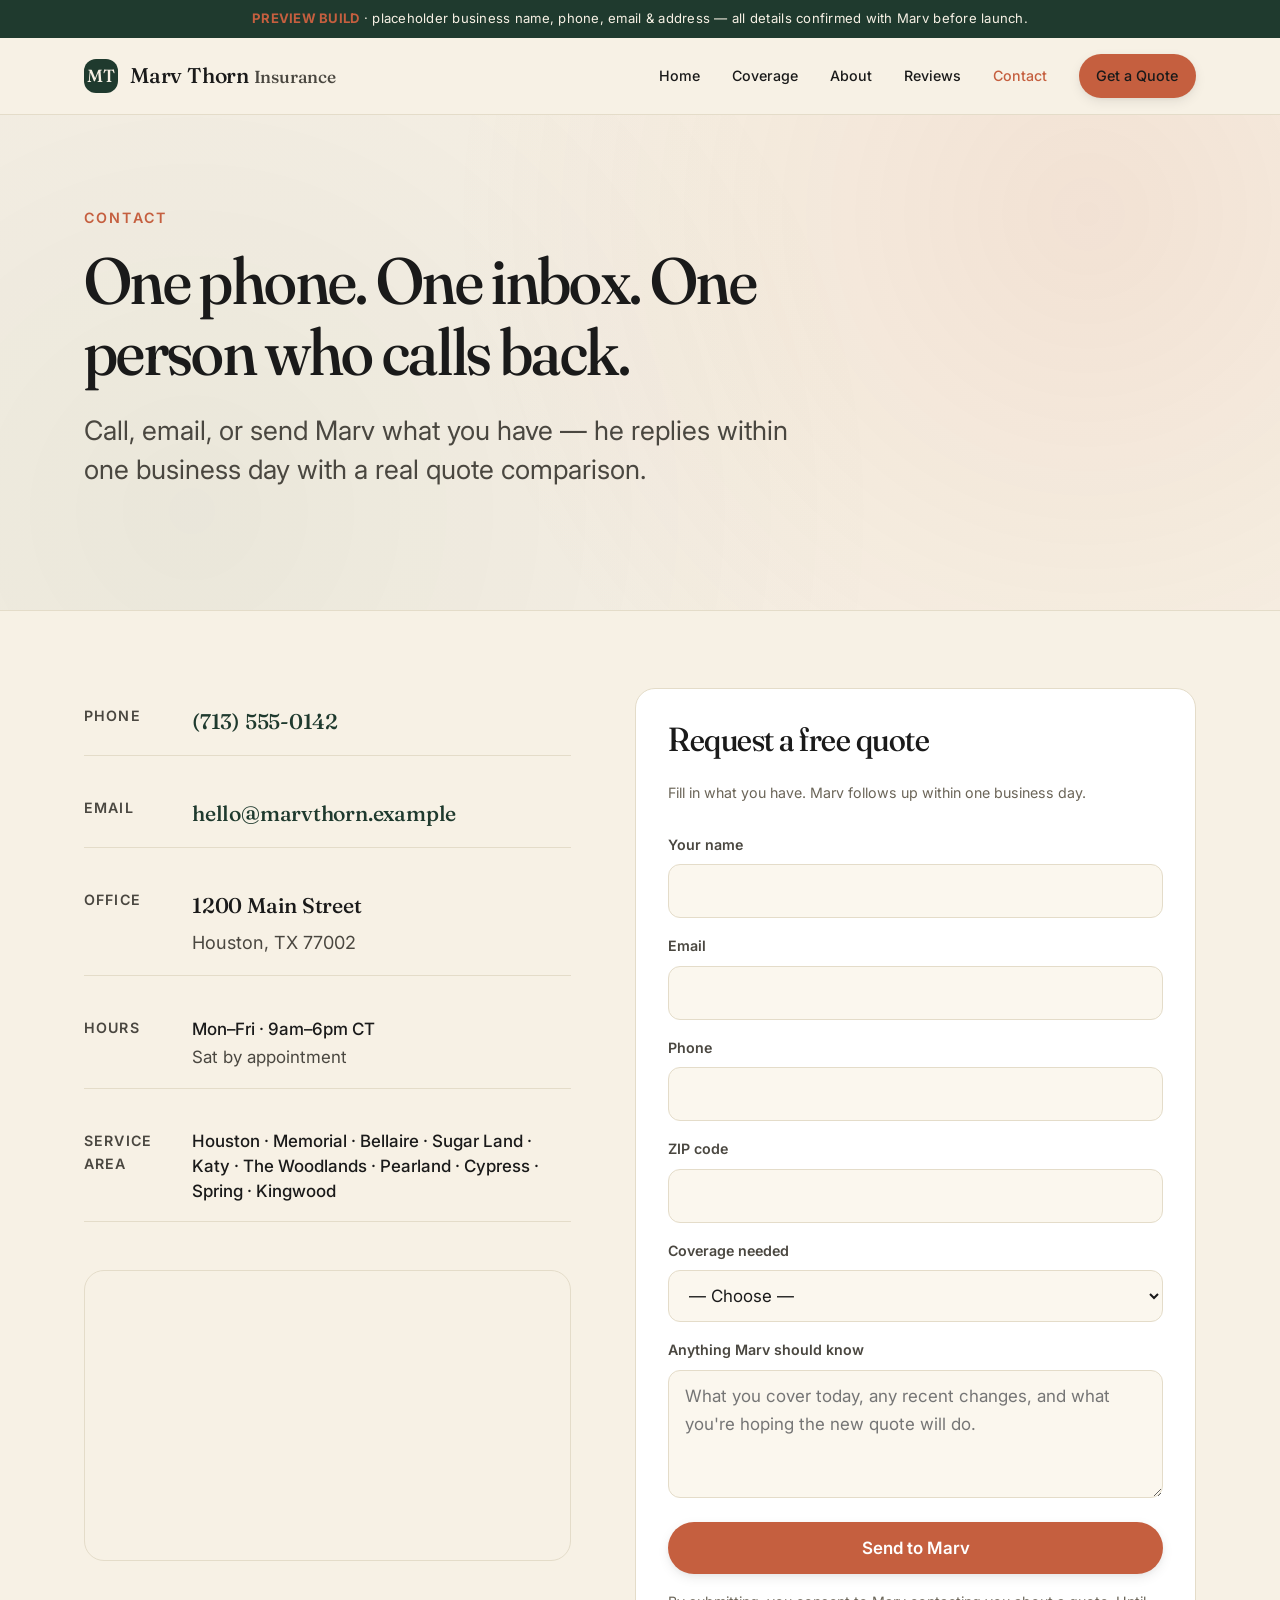
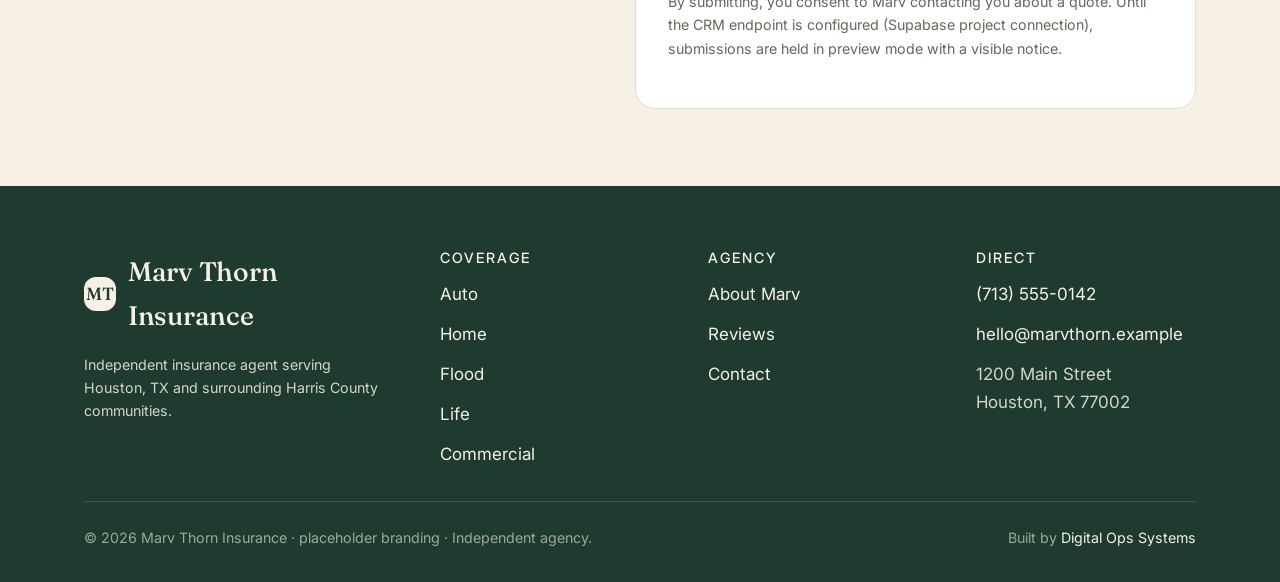
<file: contact.html>
<!doctype html>
<html lang="en">
<head>
<meta charset="utf-8">
<meta name="viewport" content="width=device-width, initial-scale=1, viewport-fit=cover">
<title>Contact Marv Thorn Insurance | Houston, TX — Get a Free Quote</title>
<meta name="description" content="Call, email, or request a free quote from Marv Thorn Insurance in Houston, TX. Same-day response on most quotes. Independent agent, plain-English answers.">
<meta name="theme-color" content="#1F3A2E">
<link rel="canonical" href="https://l3escott.github.io/marv-thorn-preview/contact.html">

<meta property="og:type" content="website">
<meta property="og:title" content="Contact — Marv Thorn Insurance, Houston TX">
<meta property="og:description" content="Call, email, or request a free quote. Independent, Houston-local.">
<meta property="og:url" content="https://l3escott.github.io/marv-thorn-preview/contact.html">
<meta name="twitter:card" content="summary_large_image">

<link rel="preconnect" href="https://fonts.googleapis.com">
<link rel="preconnect" href="https://fonts.gstatic.com" crossorigin>
<link href="https://fonts.googleapis.com/css2?family=Fraunces:opsz,wght@9..144,400;9..144,500;9..144,600&family=Inter:wght@400;500;600;700&display=swap" rel="stylesheet">
<link rel="stylesheet" href="assets/css/tokens.css">
<link rel="stylesheet" href="assets/css/components.css">
<link rel="icon" href="assets/img/logo-mark.svg" type="image/svg+xml">

<script type="application/ld+json">
{"@context":"https://schema.org","@type":"ContactPage","name":"Contact Marv Thorn Insurance","url":"https://l3escott.github.io/marv-thorn-preview/contact.html","about":{"@type":"InsuranceAgency","name":"Marv Thorn Insurance","telephone":"+1-713-555-0142","email":"hello@marvthorn.example","address":{"@type":"PostalAddress","streetAddress":"1200 Main Street","addressLocality":"Houston","addressRegion":"TX","postalCode":"77002","addressCountry":"US"}}}
</script>
</head>
<body>
<a href="#main" class="skip-link">Skip to main content</a>
<div style="background:#1F3A2E;color:#F7F1E5;text-align:center;padding:.5rem 1rem;font-size:.82rem;letter-spacing:.02em;"><strong style="color:#C55F3F">PREVIEW BUILD</strong> · placeholder business name, phone, email &amp; address — all details confirmed with Marv before launch.</div>

<header class="site-header">
  <div class="container">
    <a class="brand" href="index.html" aria-label="Marv Thorn Insurance — Home"><span class="brand-mark">MT</span><span>Marv Thorn <em style="font-style:normal;color:var(--muted-strong);font-size:0.82em;">Insurance</em></span></a>
    <button class="nav-toggle" aria-label="Toggle menu" aria-expanded="false" aria-controls="primary-nav"><span></span></button>
    <nav class="nav" id="primary-nav" aria-label="Primary">
      <a href="index.html">Home</a>
      <a href="services.html">Coverage</a>
      <a href="about.html">About</a>
      <a href="testimonials.html">Reviews</a>
      <a href="contact.html" aria-current="page">Contact</a>
      <a class="btn btn-primary" href="#quote" style="min-height:44px;padding:.55rem 1.1rem;font-size:.9rem;">Get a Quote</a>
    </nav>
  </div>
</header>

<main id="main">

<section class="hero" style="padding-block:clamp(4rem,7vw,6rem);">
  <div class="container">
    <p class="eyebrow">Contact</p>
    <h1 style="font-size:var(--step-6);max-width:20ch;">One phone. One inbox. One person who calls back.</h1>
    <p class="lede">Call, email, or send Marv what you have — he replies within one business day with a real quote comparison.</p>
  </div>
</section>

<section class="section" id="quote">
  <div class="container">
    <div class="contact-grid">
      <div class="contact-block reveal">
        <div class="contact-item"><span class="label">Phone</span><a class="value" href="tel:+17135550142">(713) 555-0142</a></div>
        <div class="contact-item"><span class="label">Email</span><a class="value" href="mailto:hello@marvthorn.example">hello@marvthorn.example</a></div>
        <div class="contact-item"><span class="label">Office</span><span class="value">1200 Main Street<br><span style="font-size:.85em;color:var(--muted-strong);font-family:var(--font-body);font-weight:400;letter-spacing:0;">Houston, TX 77002</span></span></div>
        <div class="contact-item"><span class="label">Hours</span><span class="value" style="font-size:var(--step-0);font-family:var(--font-body);font-weight:500;letter-spacing:0;">Mon–Fri · 9am–6pm CT<br><span style="color:var(--muted-strong);font-weight:400;">Sat by appointment</span></span></div>
        <div class="contact-item"><span class="label">Service area</span><span class="value" style="font-size:var(--step-0);font-family:var(--font-body);font-weight:500;letter-spacing:0;line-height:1.5;">Houston · Memorial · Bellaire · Sugar Land · Katy · The Woodlands · Pearland · Cypress · Spring · Kingwood</span></div>

        <div style="margin-top:var(--sp-5);border-radius:var(--radius-lg);overflow:hidden;border:1px solid var(--hairline);">
          <iframe title="Map — Houston, TX office area" src="https://www.openstreetmap.org/export/embed.html?bbox=-95.398%2C29.749%2C-95.343%2C29.775&amp;layer=mapnik" style="border:0;width:100%;height:280px;" loading="lazy"></iframe>
        </div>
      </div>

      <form class="lead reveal" method="POST" aria-labelledby="quote-heading">
        <h2 id="quote-heading" style="font-size:var(--step-3);margin:0 0 var(--sp-2);">Request a free quote</h2>
        <p class="form-note" style="margin:0 0 var(--sp-3);">Fill in what you have. Marv follows up within one business day.</p>
        <div class="field"><label for="name">Your name</label><input id="name" name="name" type="text" autocomplete="name" required></div>
        <div class="field"><label for="email">Email</label><input id="email" name="email" type="email" autocomplete="email" required></div>
        <div class="field"><label for="phone">Phone</label><input id="phone" name="phone" type="tel" autocomplete="tel"></div>
        <div class="field"><label for="zip">ZIP code</label><input id="zip" name="zip" type="text" inputmode="numeric" pattern="[0-9]{5}" autocomplete="postal-code"></div>
        <div class="field">
          <label for="line">Coverage needed</label>
          <select id="line" name="line" required>
            <option value="">— Choose —</option>
            <option>Auto</option>
            <option>Home</option>
            <option>Flood</option>
            <option>Life</option>
            <option>Commercial / Business</option>
            <option>Bundle / multi-line</option>
            <option>Other</option>
          </select>
        </div>
        <div class="field"><label for="msg">Anything Marv should know</label><textarea id="msg" name="message" placeholder="What you cover today, any recent changes, and what you're hoping the new quote will do."></textarea></div>
        <button class="btn btn-primary" type="submit" style="margin-top:var(--sp-2);">Send to Marv</button>
        <p class="form-note">By submitting, you consent to Marv contacting you about a quote. Until the CRM endpoint is configured (Supabase project connection), submissions are held in preview mode with a visible notice.</p>
      </form>
    </div>
  </div>
</section>

</main>

<footer class="site-footer">
  <div class="container">
    <div class="footer-grid">
      <div><div class="footer-brand"><span class="brand-mark">MT</span><span>Marv Thorn Insurance</span></div><p>Independent insurance agent serving Houston, TX and surrounding Harris County communities.</p></div>
      <div><h4>Coverage</h4><ul><li><a href="auto-insurance.html">Auto</a></li><li><a href="home-insurance.html">Home</a></li><li><a href="flood-insurance.html">Flood</a></li><li><a href="life-insurance.html">Life</a></li><li><a href="commercial-insurance.html">Commercial</a></li></ul></div>
      <div><h4>Agency</h4><ul><li><a href="about.html">About Marv</a></li><li><a href="testimonials.html">Reviews</a></li><li><a href="contact.html">Contact</a></li></ul></div>
      <div><h4>Direct</h4><ul><li><a href="tel:+17135550142">(713) 555-0142</a></li><li><a href="mailto:hello@marvthorn.example">hello@marvthorn.example</a></li><li>1200 Main Street<br>Houston, TX 77002</li></ul></div>
    </div>
    <div class="footer-bottom"><span>© <span id="yr">2026</span> Marv Thorn Insurance · placeholder branding · Independent agency.</span><span>Built by <a href="https://digitalopsystems.com">Digital Ops Systems</a></span></div>
  </div>
</footer>
<script>document.getElementById('yr').textContent=new Date().getFullYear();</script>
<script src="assets/js/config.js"></script>
<script defer src="assets/js/site.js"></script>
<script defer src="assets/js/lead-form.js"></script>
</body>
</html>
</file>
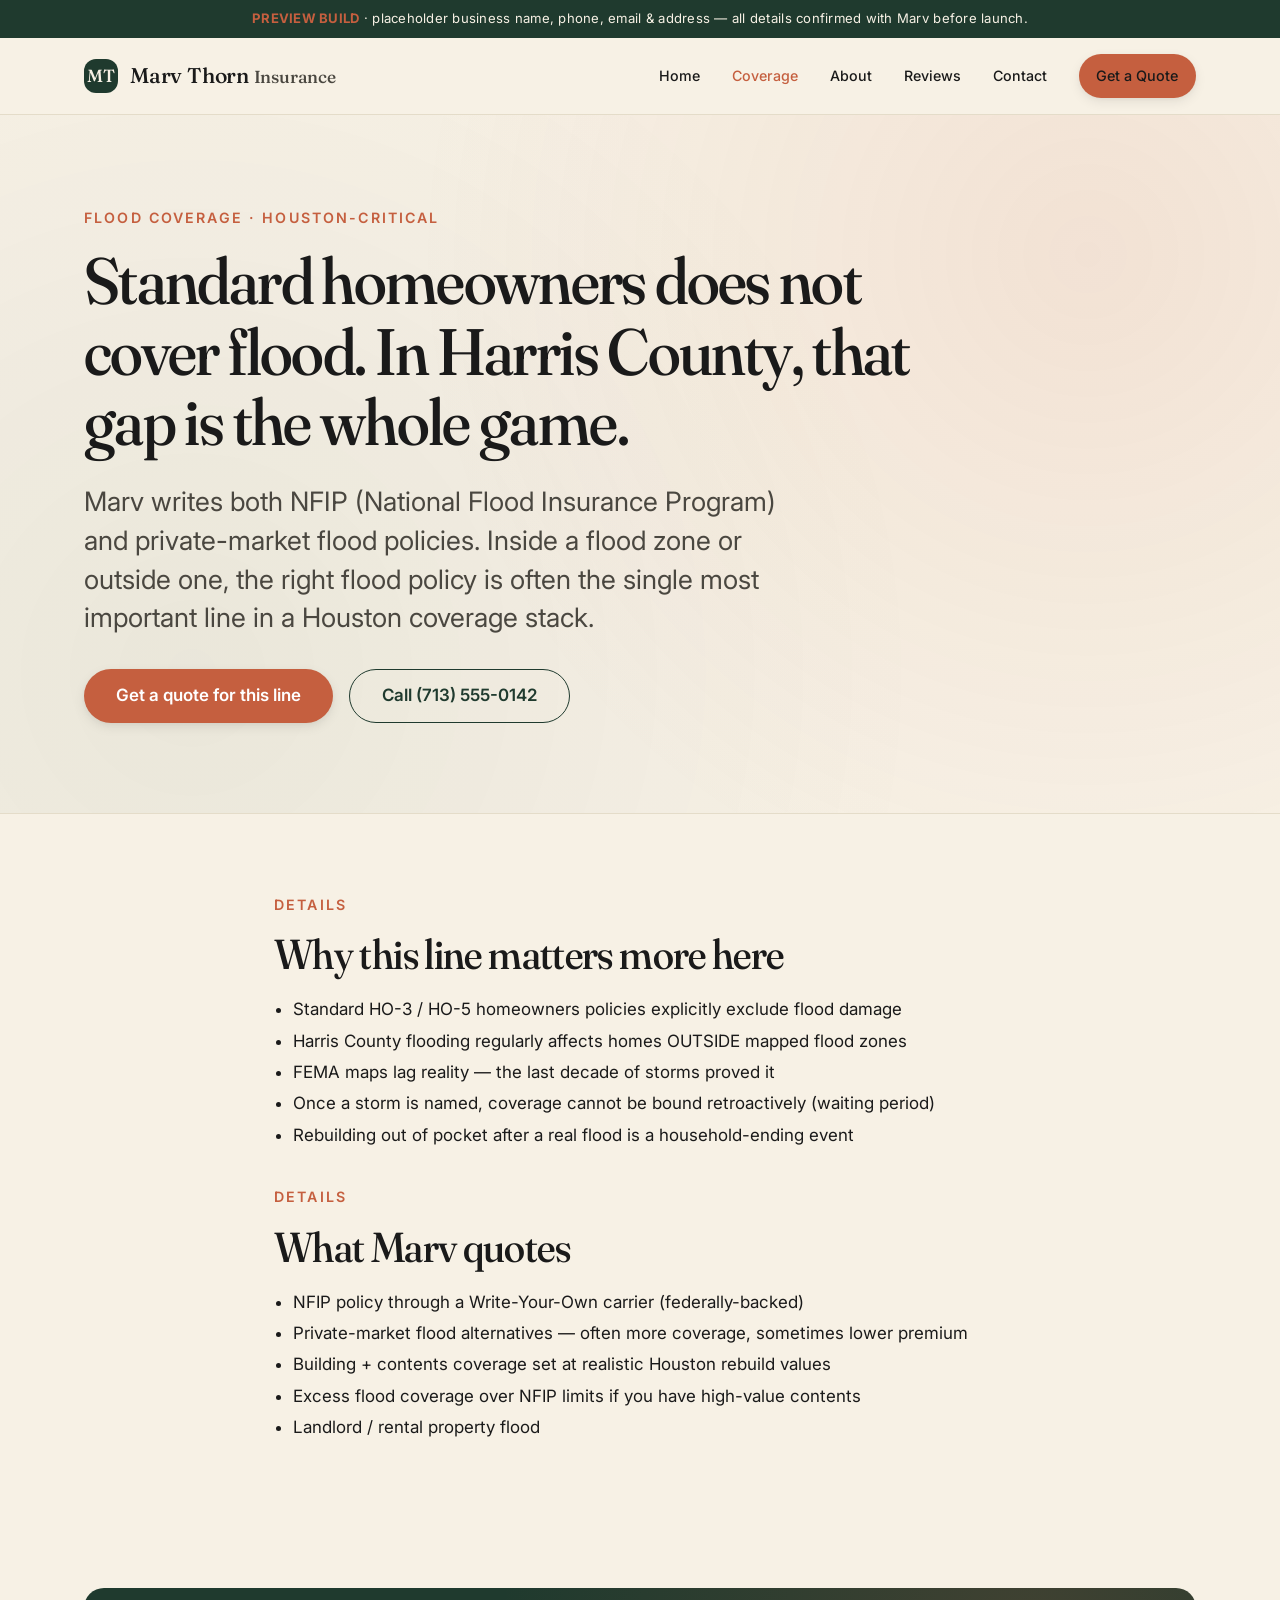
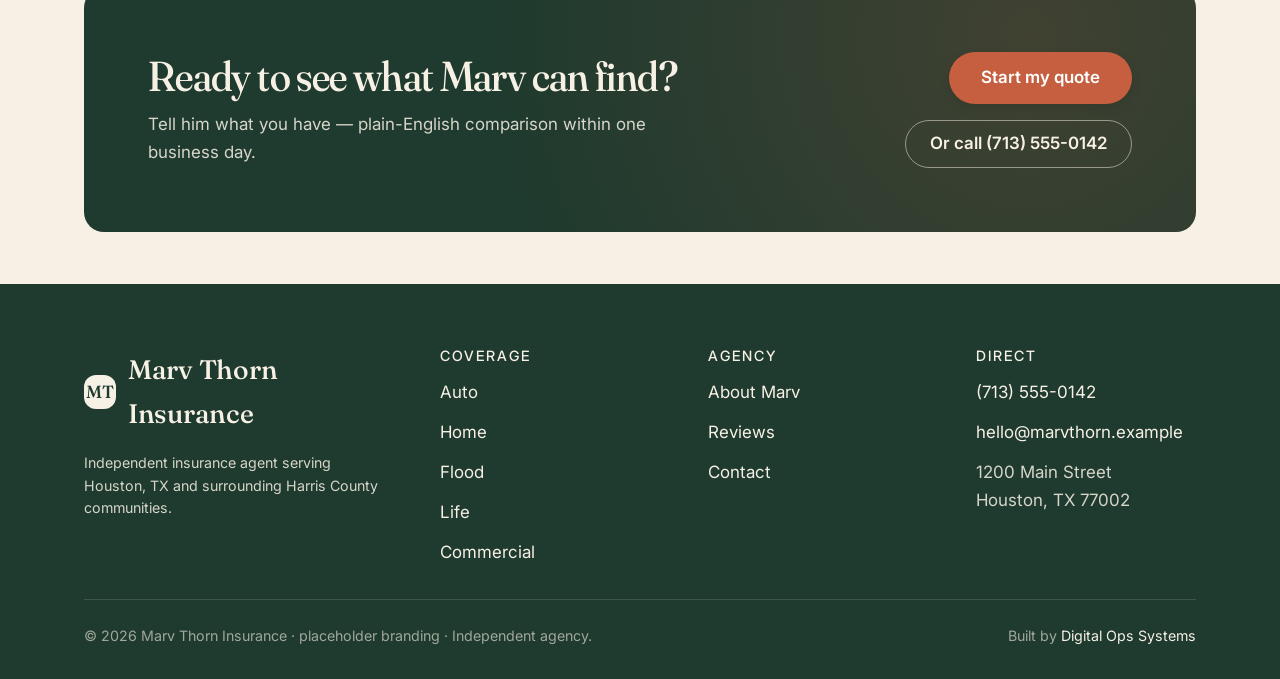
<file: flood-insurance.html>
<!doctype html>
<html lang="en">
<head>
<meta charset="utf-8">
<meta name="viewport" content="width=device-width, initial-scale=1, viewport-fit=cover">
<title>Flood Insurance in Houston, TX | Marv Thorn Insurance</title>
<meta name="description" content="Flood insurance in Houston, TX — NFIP and private-market policies. Standard homeowners does NOT cover flood in Harris County. Independent agent Marv Thorn quotes both markets.">
<meta name="theme-color" content="#1F3A2E">
<link rel="canonical" href="https://l3escott.github.io/marv-thorn-preview/flood-insurance.html">
<meta property="og:type" content="website">
<meta property="og:title" content="Flood Insurance in Houston, TX | Marv Thorn Insurance">
<meta property="og:description" content="Flood insurance in Houston, TX — NFIP and private-market policies. Standard homeowners does NOT cover flood in Harris County. Independent agent Marv Thorn quotes both markets.">
<meta property="og:url" content="https://l3escott.github.io/marv-thorn-preview/flood-insurance.html">
<meta name="twitter:card" content="summary_large_image">
<link rel="preconnect" href="https://fonts.googleapis.com">
<link rel="preconnect" href="https://fonts.gstatic.com" crossorigin>
<link href="https://fonts.googleapis.com/css2?family=Fraunces:opsz,wght@9..144,400;9..144,500;9..144,600&family=Inter:wght@400;500;600;700&display=swap" rel="stylesheet">
<link rel="stylesheet" href="assets/css/tokens.css">
<link rel="stylesheet" href="assets/css/components.css">
<link rel="icon" href="assets/img/logo-mark.svg" type="image/svg+xml">
<script type="application/ld+json">
{"@context":"https://schema.org","@type":"Service","name":"Flood Insurance in Houston, TX","provider":{"@type":"InsuranceAgency","name":"Marv Thorn Insurance","telephone":"+1-713-555-0142","address":{"@type":"PostalAddress","addressLocality":"Houston","addressRegion":"TX","addressCountry":"US"}},"areaServed":{"@type":"City","name":"Houston"},"url":"https://l3escott.github.io/marv-thorn-preview/flood-insurance.html"}
</script>
</head>
<body>
<a href="#main" class="skip-link">Skip to main content</a>
<div style="background:#1F3A2E;color:#F7F1E5;text-align:center;padding:.5rem 1rem;font-size:.82rem;letter-spacing:.02em;"><strong style="color:#C55F3F">PREVIEW BUILD</strong> · placeholder business name, phone, email &amp; address — all details confirmed with Marv before launch.</div>

<header class="site-header">
  <div class="container">
    <a class="brand" href="index.html" aria-label="Marv Thorn Insurance — Home"><span class="brand-mark">MT</span><span>Marv Thorn <em style="font-style:normal;color:var(--muted-strong);font-size:0.82em;">Insurance</em></span></a>
    <button class="nav-toggle" aria-label="Toggle menu" aria-expanded="false" aria-controls="primary-nav"><span></span></button>
    <nav class="nav" id="primary-nav" aria-label="Primary">
      <a href="index.html">Home</a>
      <a href="services.html" aria-current="page">Coverage</a>
      <a href="about.html">About</a>
      <a href="testimonials.html">Reviews</a>
      <a href="contact.html">Contact</a>
      <a class="btn btn-primary" href="contact.html#quote" style="min-height:44px;padding:.55rem 1.1rem;font-size:.9rem;">Get a Quote</a>
    </nav>
  </div>
</header>

<main id="main">
<section class="hero" style="padding-block:clamp(4rem,7vw,6rem);">
  <div class="container">
    <p class="eyebrow">Flood Coverage · Houston-critical</p>
    <h1 style="font-size:var(--step-6);max-width:22ch;">Standard homeowners does not cover flood. In Harris County, that gap is the whole game.</h1>
    <p class="lede">Marv writes both NFIP (National Flood Insurance Program) and private-market flood policies. Inside a flood zone or outside one, the right flood policy is often the single most important line in a Houston coverage stack.</p>
    <div class="hero-actions" style="margin-top:var(--sp-5);">
      <a class="btn btn-primary" href="contact.html#quote">Get a quote for this line</a>
      <a class="btn btn-secondary" href="tel:+17135550142">Call (713) 555-0142</a>
    </div>
  </div>
</section>

<section class="section">
  <div class="container-narrow stack-lg">

    <div class="reveal">
      <p class="eyebrow">Details</p>
      <h2>Why this line matters more here</h2>
      <ul style="padding-left:1.2rem;line-height:1.85;">
      <li>Standard HO-3 / HO-5 homeowners policies explicitly exclude flood damage</li>
      <li>Harris County flooding regularly affects homes OUTSIDE mapped flood zones</li>
      <li>FEMA maps lag reality — the last decade of storms proved it</li>
      <li>Once a storm is named, coverage cannot be bound retroactively (waiting period)</li>
      <li>Rebuilding out of pocket after a real flood is a household-ending event</li>
      </ul>
    </div>

    <div class="reveal">
      <p class="eyebrow">Details</p>
      <h2>What Marv quotes</h2>
      <ul style="padding-left:1.2rem;line-height:1.85;">
      <li>NFIP policy through a Write-Your-Own carrier (federally-backed)</li>
      <li>Private-market flood alternatives — often more coverage, sometimes lower premium</li>
      <li>Building + contents coverage set at realistic Houston rebuild values</li>
      <li>Excess flood coverage over NFIP limits if you have high-value contents</li>
      <li>Landlord / rental property flood</li>
      </ul>
    </div>
  </div>
</section>

<section class="section-tight">
  <div class="container">
    <div class="cta-banner reveal">
      <div><h2>Ready to see what Marv can find?</h2><p>Tell him what you have — plain-English comparison within one business day.</p></div>
      <div class="cta-actions"><a class="btn btn-primary" href="contact.html#quote">Start my quote</a><a class="btn btn-ghost" href="tel:+17135550142">Or call (713) 555-0142</a></div>
    </div>
  </div>
</section>

</main>

<footer class="site-footer">
  <div class="container">
    <div class="footer-grid">
      <div><div class="footer-brand"><span class="brand-mark">MT</span><span>Marv Thorn Insurance</span></div><p>Independent insurance agent serving Houston, TX and surrounding Harris County communities.</p></div>
      <div><h4>Coverage</h4><ul><li><a href="auto-insurance.html">Auto</a></li><li><a href="home-insurance.html">Home</a></li><li><a href="flood-insurance.html">Flood</a></li><li><a href="life-insurance.html">Life</a></li><li><a href="commercial-insurance.html">Commercial</a></li></ul></div>
      <div><h4>Agency</h4><ul><li><a href="about.html">About Marv</a></li><li><a href="testimonials.html">Reviews</a></li><li><a href="contact.html">Contact</a></li></ul></div>
      <div><h4>Direct</h4><ul><li><a href="tel:+17135550142">(713) 555-0142</a></li><li><a href="mailto:hello@marvthorn.example">hello@marvthorn.example</a></li><li>1200 Main Street<br>Houston, TX 77002</li></ul></div>
    </div>
    <div class="footer-bottom"><span>© <span id="yr">2026</span> Marv Thorn Insurance · placeholder branding · Independent agency.</span><span>Built by <a href="https://digitalopsystems.com">Digital Ops Systems</a></span></div>
  </div>
</footer>
<script>document.getElementById('yr').textContent=new Date().getFullYear();</script>
<script defer src="assets/js/site.js"></script>
</body>
</html>
</file>
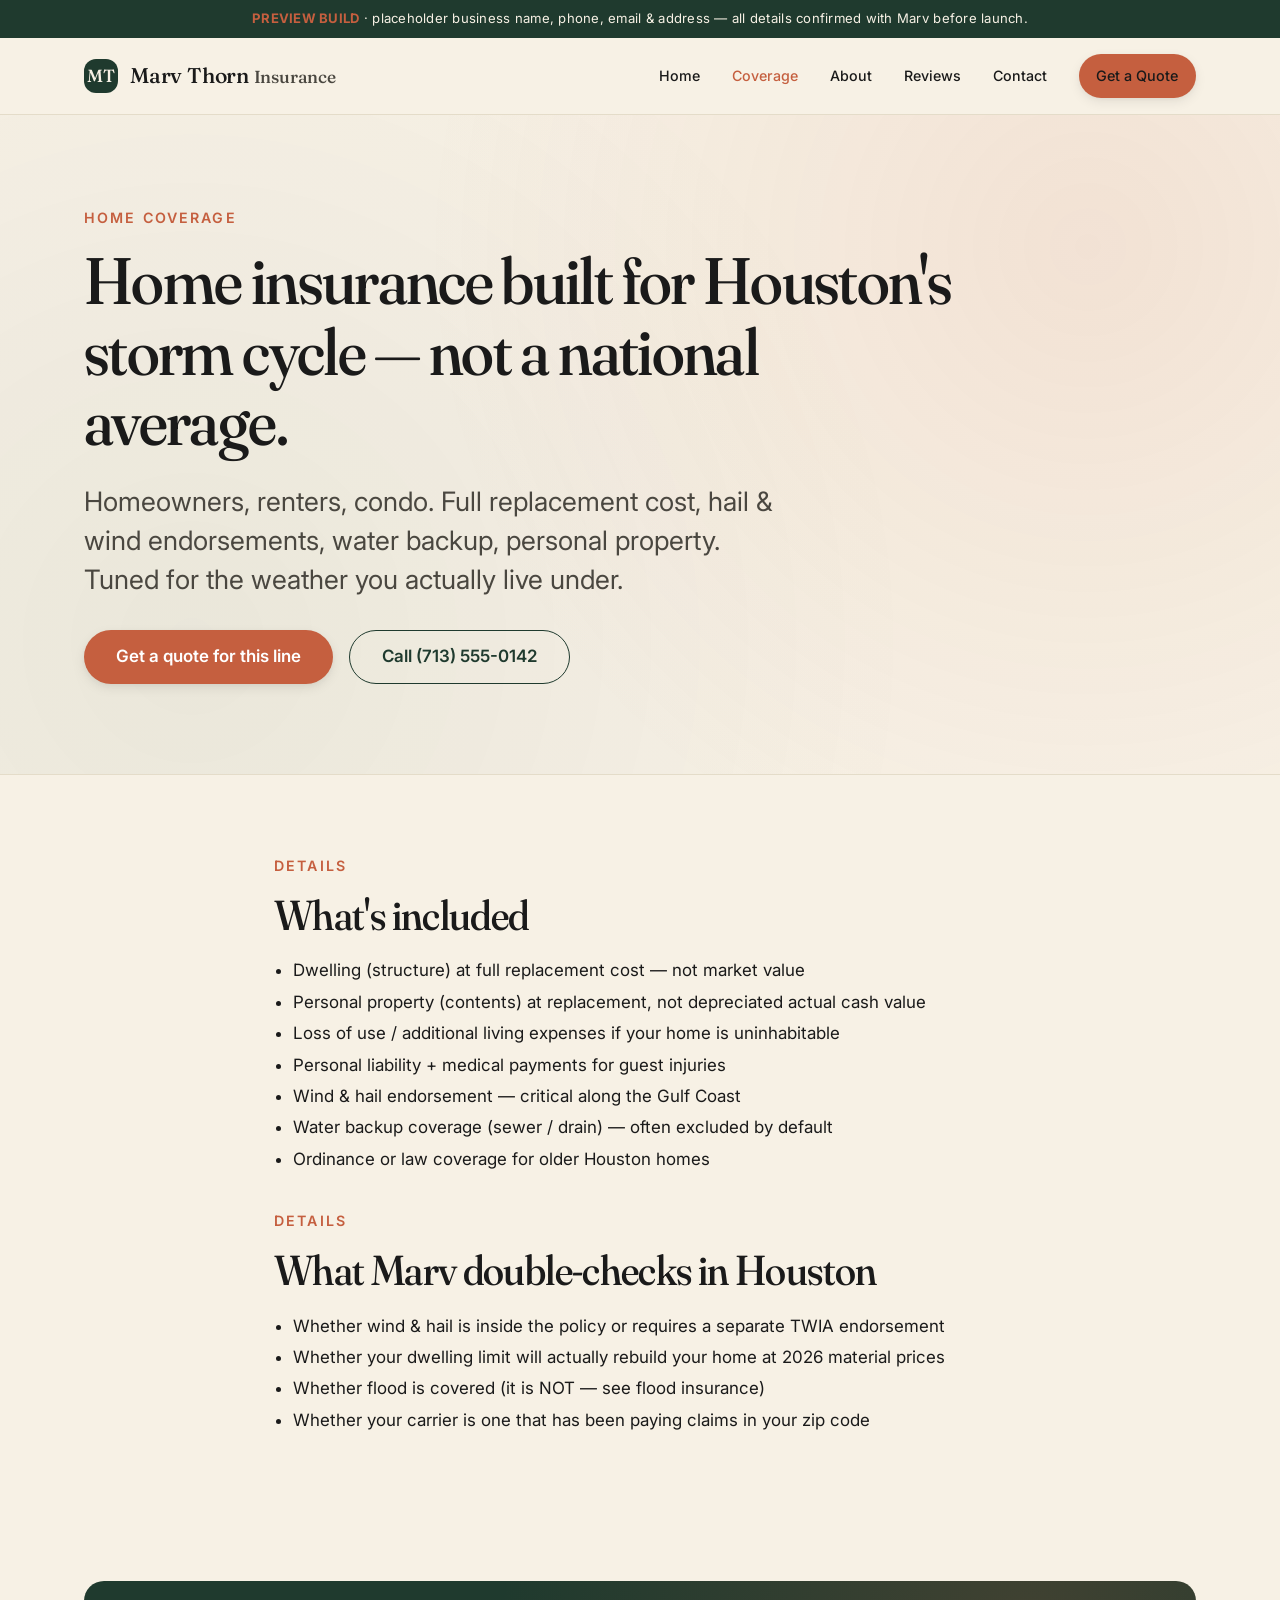
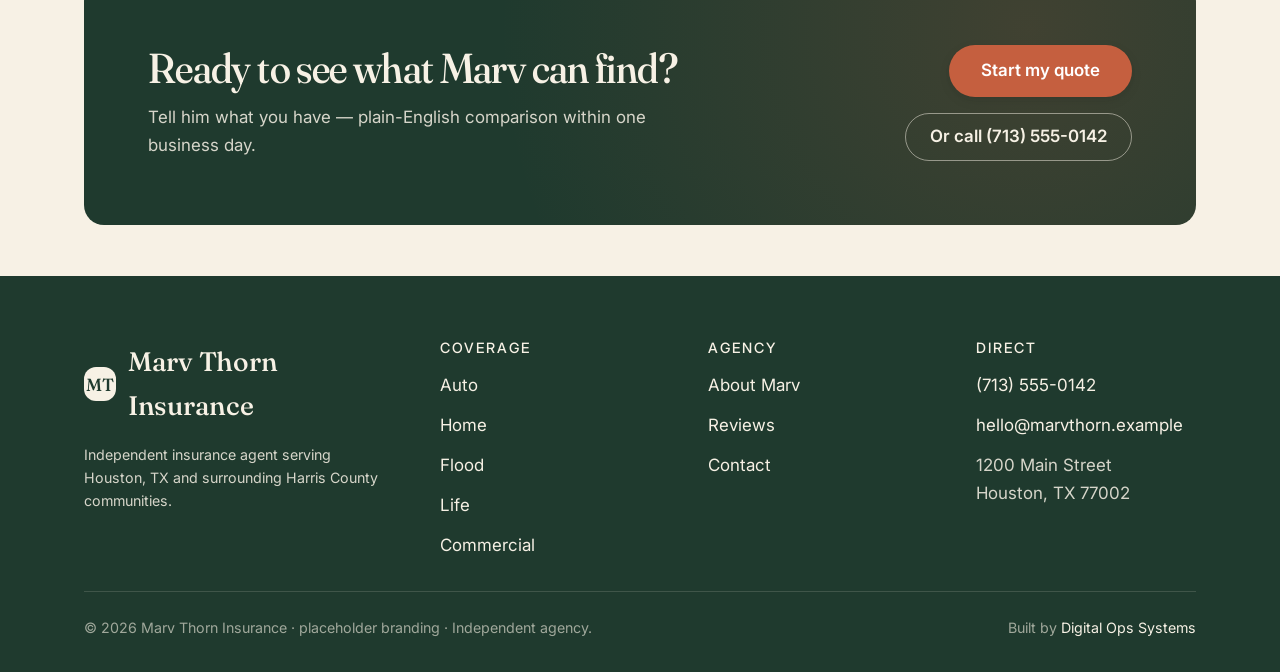
<file: home-insurance.html>
<!doctype html>
<html lang="en">
<head>
<meta charset="utf-8">
<meta name="viewport" content="width=device-width, initial-scale=1, viewport-fit=cover">
<title>Home Insurance in Houston, TX | Marv Thorn Insurance</title>
<meta name="description" content="Homeowners insurance in Houston, TX. Independent agent Marv Thorn shops top-rated carriers for HO-3, HO-5, renters, and condo policies — with real hail, wind, and water-backup coverage.">
<meta name="theme-color" content="#1F3A2E">
<link rel="canonical" href="https://l3escott.github.io/marv-thorn-preview/home-insurance.html">
<meta property="og:type" content="website">
<meta property="og:title" content="Home Insurance in Houston, TX | Marv Thorn Insurance">
<meta property="og:description" content="Homeowners insurance in Houston, TX. Independent agent Marv Thorn shops top-rated carriers for HO-3, HO-5, renters, and condo policies — with real hail, wind, and water-backup coverage.">
<meta property="og:url" content="https://l3escott.github.io/marv-thorn-preview/home-insurance.html">
<meta name="twitter:card" content="summary_large_image">
<link rel="preconnect" href="https://fonts.googleapis.com">
<link rel="preconnect" href="https://fonts.gstatic.com" crossorigin>
<link href="https://fonts.googleapis.com/css2?family=Fraunces:opsz,wght@9..144,400;9..144,500;9..144,600&family=Inter:wght@400;500;600;700&display=swap" rel="stylesheet">
<link rel="stylesheet" href="assets/css/tokens.css">
<link rel="stylesheet" href="assets/css/components.css">
<link rel="icon" href="assets/img/logo-mark.svg" type="image/svg+xml">
<script type="application/ld+json">
{"@context":"https://schema.org","@type":"Service","name":"Home Insurance in Houston, TX","provider":{"@type":"InsuranceAgency","name":"Marv Thorn Insurance","telephone":"+1-713-555-0142","address":{"@type":"PostalAddress","addressLocality":"Houston","addressRegion":"TX","addressCountry":"US"}},"areaServed":{"@type":"City","name":"Houston"},"url":"https://l3escott.github.io/marv-thorn-preview/home-insurance.html"}
</script>
</head>
<body>
<a href="#main" class="skip-link">Skip to main content</a>
<div style="background:#1F3A2E;color:#F7F1E5;text-align:center;padding:.5rem 1rem;font-size:.82rem;letter-spacing:.02em;"><strong style="color:#C55F3F">PREVIEW BUILD</strong> · placeholder business name, phone, email &amp; address — all details confirmed with Marv before launch.</div>

<header class="site-header">
  <div class="container">
    <a class="brand" href="index.html" aria-label="Marv Thorn Insurance — Home"><span class="brand-mark">MT</span><span>Marv Thorn <em style="font-style:normal;color:var(--muted-strong);font-size:0.82em;">Insurance</em></span></a>
    <button class="nav-toggle" aria-label="Toggle menu" aria-expanded="false" aria-controls="primary-nav"><span></span></button>
    <nav class="nav" id="primary-nav" aria-label="Primary">
      <a href="index.html">Home</a>
      <a href="services.html" aria-current="page">Coverage</a>
      <a href="about.html">About</a>
      <a href="testimonials.html">Reviews</a>
      <a href="contact.html">Contact</a>
      <a class="btn btn-primary" href="contact.html#quote" style="min-height:44px;padding:.55rem 1.1rem;font-size:.9rem;">Get a Quote</a>
    </nav>
  </div>
</header>

<main id="main">
<section class="hero" style="padding-block:clamp(4rem,7vw,6rem);">
  <div class="container">
    <p class="eyebrow">Home Coverage</p>
    <h1 style="font-size:var(--step-6);max-width:22ch;">Home insurance built for Houston's storm cycle — not a national average.</h1>
    <p class="lede">Homeowners, renters, condo. Full replacement cost, hail &amp; wind endorsements, water backup, personal property. Tuned for the weather you actually live under.</p>
    <div class="hero-actions" style="margin-top:var(--sp-5);">
      <a class="btn btn-primary" href="contact.html#quote">Get a quote for this line</a>
      <a class="btn btn-secondary" href="tel:+17135550142">Call (713) 555-0142</a>
    </div>
  </div>
</section>

<section class="section">
  <div class="container-narrow stack-lg">

    <div class="reveal">
      <p class="eyebrow">Details</p>
      <h2>What's included</h2>
      <ul style="padding-left:1.2rem;line-height:1.85;">
      <li>Dwelling (structure) at full replacement cost — not market value</li>
      <li>Personal property (contents) at replacement, not depreciated actual cash value</li>
      <li>Loss of use / additional living expenses if your home is uninhabitable</li>
      <li>Personal liability + medical payments for guest injuries</li>
      <li>Wind &amp; hail endorsement — critical along the Gulf Coast</li>
      <li>Water backup coverage (sewer / drain) — often excluded by default</li>
      <li>Ordinance or law coverage for older Houston homes</li>
      </ul>
    </div>

    <div class="reveal">
      <p class="eyebrow">Details</p>
      <h2>What Marv double-checks in Houston</h2>
      <ul style="padding-left:1.2rem;line-height:1.85;">
      <li>Whether wind &amp; hail is inside the policy or requires a separate TWIA endorsement</li>
      <li>Whether your dwelling limit will actually rebuild your home at 2026 material prices</li>
      <li>Whether flood is covered (it is NOT — see flood insurance)</li>
      <li>Whether your carrier is one that has been paying claims in your zip code</li>
      </ul>
    </div>
  </div>
</section>

<section class="section-tight">
  <div class="container">
    <div class="cta-banner reveal">
      <div><h2>Ready to see what Marv can find?</h2><p>Tell him what you have — plain-English comparison within one business day.</p></div>
      <div class="cta-actions"><a class="btn btn-primary" href="contact.html#quote">Start my quote</a><a class="btn btn-ghost" href="tel:+17135550142">Or call (713) 555-0142</a></div>
    </div>
  </div>
</section>

</main>

<footer class="site-footer">
  <div class="container">
    <div class="footer-grid">
      <div><div class="footer-brand"><span class="brand-mark">MT</span><span>Marv Thorn Insurance</span></div><p>Independent insurance agent serving Houston, TX and surrounding Harris County communities.</p></div>
      <div><h4>Coverage</h4><ul><li><a href="auto-insurance.html">Auto</a></li><li><a href="home-insurance.html">Home</a></li><li><a href="flood-insurance.html">Flood</a></li><li><a href="life-insurance.html">Life</a></li><li><a href="commercial-insurance.html">Commercial</a></li></ul></div>
      <div><h4>Agency</h4><ul><li><a href="about.html">About Marv</a></li><li><a href="testimonials.html">Reviews</a></li><li><a href="contact.html">Contact</a></li></ul></div>
      <div><h4>Direct</h4><ul><li><a href="tel:+17135550142">(713) 555-0142</a></li><li><a href="mailto:hello@marvthorn.example">hello@marvthorn.example</a></li><li>1200 Main Street<br>Houston, TX 77002</li></ul></div>
    </div>
    <div class="footer-bottom"><span>© <span id="yr">2026</span> Marv Thorn Insurance · placeholder branding · Independent agency.</span><span>Built by <a href="https://digitalopsystems.com">Digital Ops Systems</a></span></div>
  </div>
</footer>
<script>document.getElementById('yr').textContent=new Date().getFullYear();</script>
<script defer src="assets/js/site.js"></script>
</body>
</html>
</file>
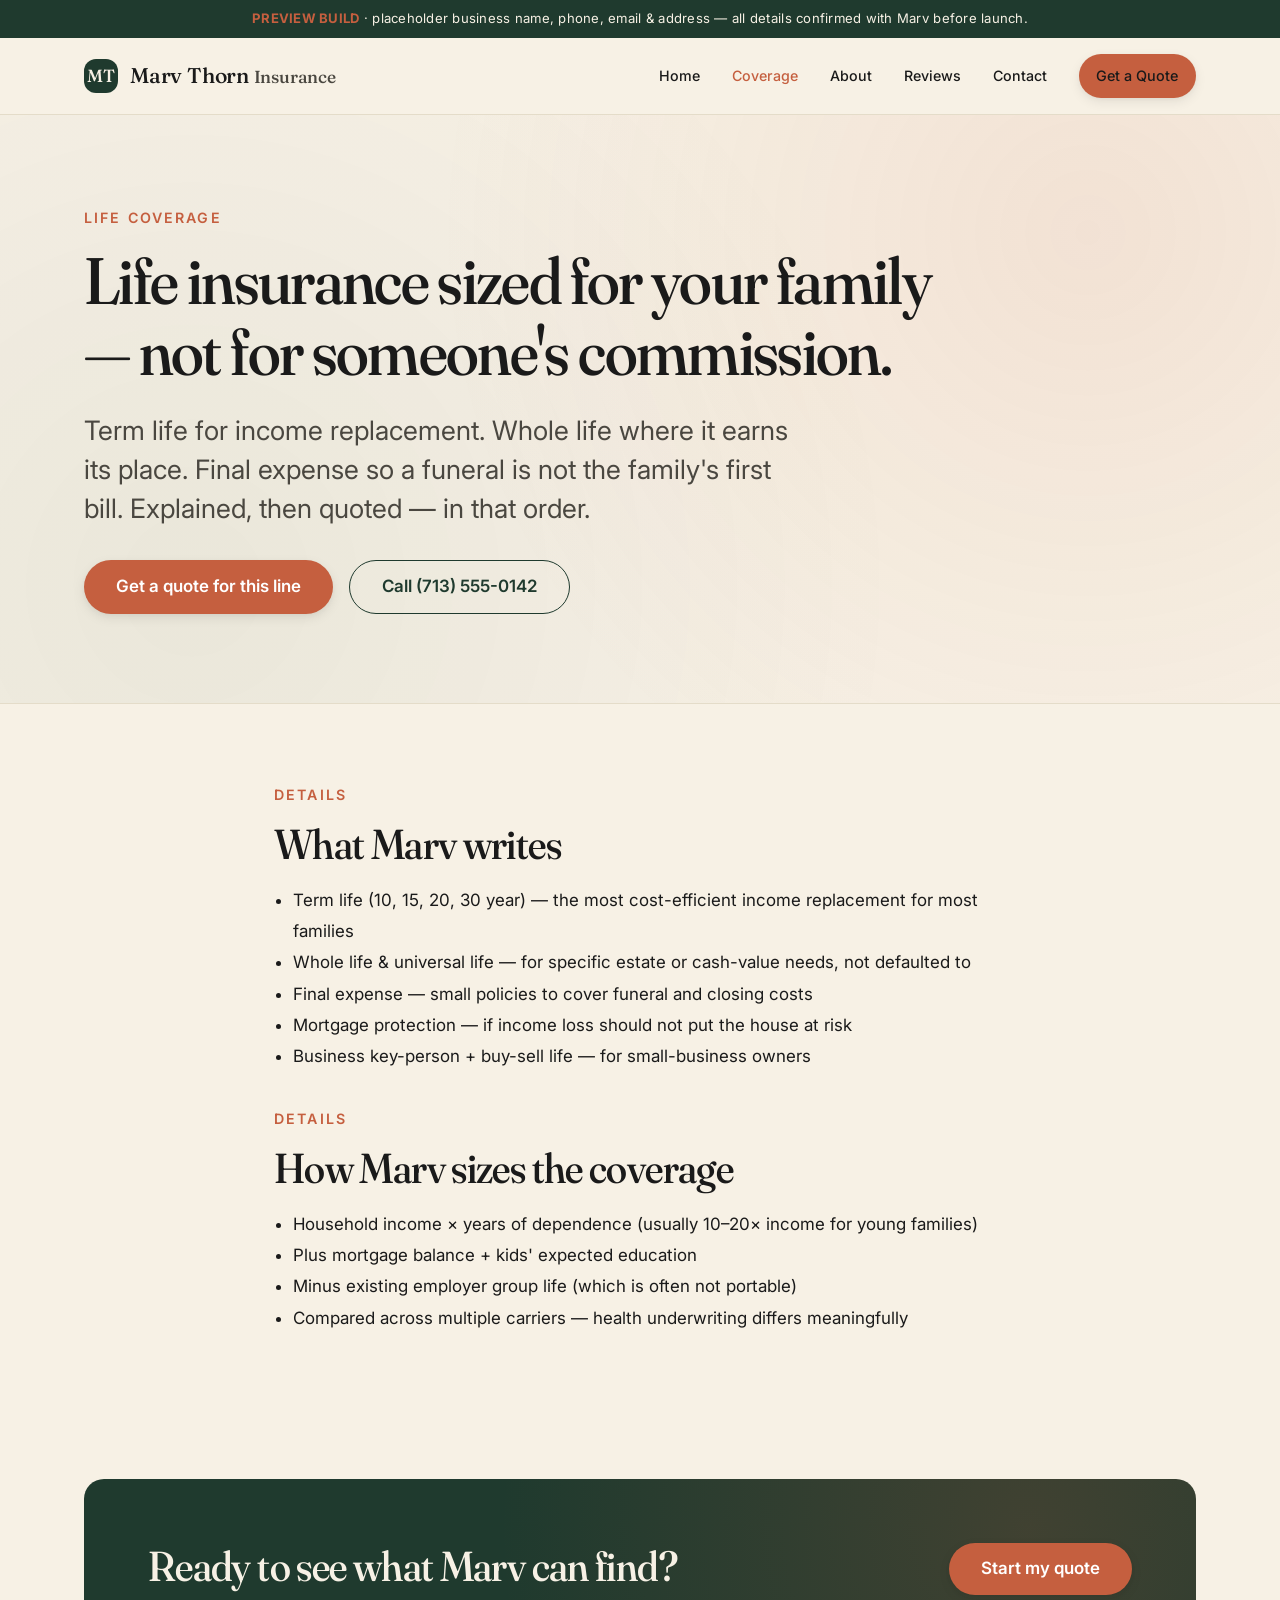
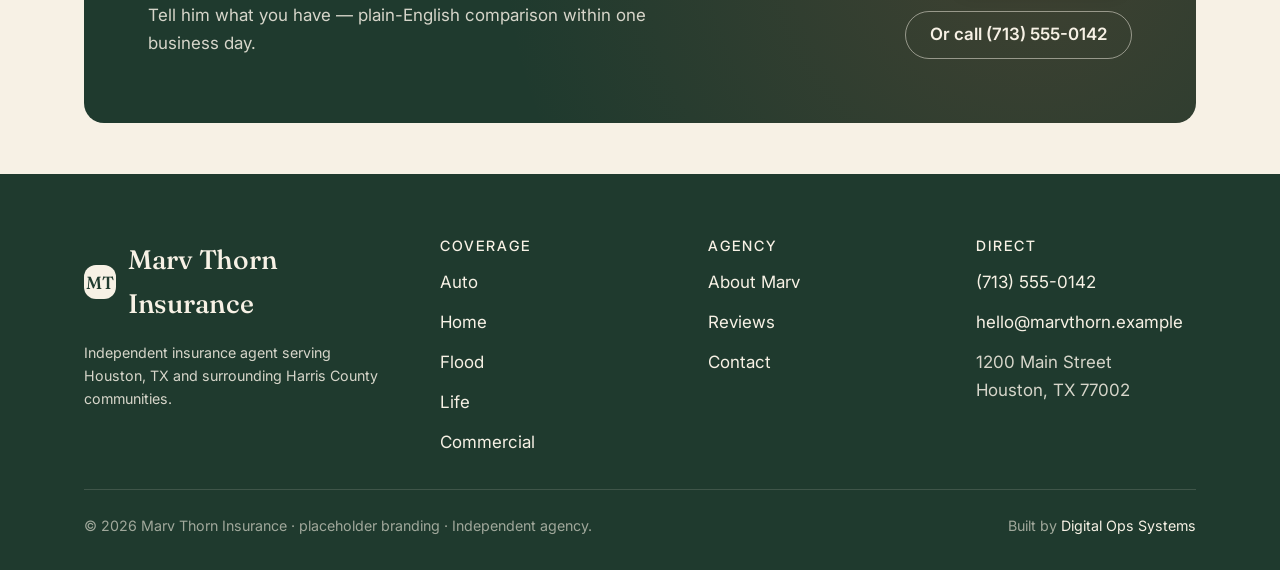
<file: life-insurance.html>
<!doctype html>
<html lang="en">
<head>
<meta charset="utf-8">
<meta name="viewport" content="width=device-width, initial-scale=1, viewport-fit=cover">
<title>Life Insurance in Houston, TX | Marv Thorn Insurance</title>
<meta name="description" content="Life insurance in Houston, TX. Term life, whole life, and final expense — sized for your family, not maximized for commission. Independent agent Marv Thorn.">
<meta name="theme-color" content="#1F3A2E">
<link rel="canonical" href="https://l3escott.github.io/marv-thorn-preview/life-insurance.html">
<meta property="og:type" content="website">
<meta property="og:title" content="Life Insurance in Houston, TX | Marv Thorn Insurance">
<meta property="og:description" content="Life insurance in Houston, TX. Term life, whole life, and final expense — sized for your family, not maximized for commission. Independent agent Marv Thorn.">
<meta property="og:url" content="https://l3escott.github.io/marv-thorn-preview/life-insurance.html">
<meta name="twitter:card" content="summary_large_image">
<link rel="preconnect" href="https://fonts.googleapis.com">
<link rel="preconnect" href="https://fonts.gstatic.com" crossorigin>
<link href="https://fonts.googleapis.com/css2?family=Fraunces:opsz,wght@9..144,400;9..144,500;9..144,600&family=Inter:wght@400;500;600;700&display=swap" rel="stylesheet">
<link rel="stylesheet" href="assets/css/tokens.css">
<link rel="stylesheet" href="assets/css/components.css">
<link rel="icon" href="assets/img/logo-mark.svg" type="image/svg+xml">
<script type="application/ld+json">
{"@context":"https://schema.org","@type":"Service","name":"Life Insurance in Houston, TX","provider":{"@type":"InsuranceAgency","name":"Marv Thorn Insurance","telephone":"+1-713-555-0142","address":{"@type":"PostalAddress","addressLocality":"Houston","addressRegion":"TX","addressCountry":"US"}},"areaServed":{"@type":"City","name":"Houston"},"url":"https://l3escott.github.io/marv-thorn-preview/life-insurance.html"}
</script>
</head>
<body>
<a href="#main" class="skip-link">Skip to main content</a>
<div style="background:#1F3A2E;color:#F7F1E5;text-align:center;padding:.5rem 1rem;font-size:.82rem;letter-spacing:.02em;"><strong style="color:#C55F3F">PREVIEW BUILD</strong> · placeholder business name, phone, email &amp; address — all details confirmed with Marv before launch.</div>

<header class="site-header">
  <div class="container">
    <a class="brand" href="index.html" aria-label="Marv Thorn Insurance — Home"><span class="brand-mark">MT</span><span>Marv Thorn <em style="font-style:normal;color:var(--muted-strong);font-size:0.82em;">Insurance</em></span></a>
    <button class="nav-toggle" aria-label="Toggle menu" aria-expanded="false" aria-controls="primary-nav"><span></span></button>
    <nav class="nav" id="primary-nav" aria-label="Primary">
      <a href="index.html">Home</a>
      <a href="services.html" aria-current="page">Coverage</a>
      <a href="about.html">About</a>
      <a href="testimonials.html">Reviews</a>
      <a href="contact.html">Contact</a>
      <a class="btn btn-primary" href="contact.html#quote" style="min-height:44px;padding:.55rem 1.1rem;font-size:.9rem;">Get a Quote</a>
    </nav>
  </div>
</header>

<main id="main">
<section class="hero" style="padding-block:clamp(4rem,7vw,6rem);">
  <div class="container">
    <p class="eyebrow">Life Coverage</p>
    <h1 style="font-size:var(--step-6);max-width:22ch;">Life insurance sized for your family — not for someone's commission.</h1>
    <p class="lede">Term life for income replacement. Whole life where it earns its place. Final expense so a funeral is not the family's first bill. Explained, then quoted — in that order.</p>
    <div class="hero-actions" style="margin-top:var(--sp-5);">
      <a class="btn btn-primary" href="contact.html#quote">Get a quote for this line</a>
      <a class="btn btn-secondary" href="tel:+17135550142">Call (713) 555-0142</a>
    </div>
  </div>
</section>

<section class="section">
  <div class="container-narrow stack-lg">

    <div class="reveal">
      <p class="eyebrow">Details</p>
      <h2>What Marv writes</h2>
      <ul style="padding-left:1.2rem;line-height:1.85;">
      <li>Term life (10, 15, 20, 30 year) — the most cost-efficient income replacement for most families</li>
      <li>Whole life &amp; universal life — for specific estate or cash-value needs, not defaulted to</li>
      <li>Final expense — small policies to cover funeral and closing costs</li>
      <li>Mortgage protection — if income loss should not put the house at risk</li>
      <li>Business key-person + buy-sell life — for small-business owners</li>
      </ul>
    </div>

    <div class="reveal">
      <p class="eyebrow">Details</p>
      <h2>How Marv sizes the coverage</h2>
      <ul style="padding-left:1.2rem;line-height:1.85;">
      <li>Household income × years of dependence (usually 10–20× income for young families)</li>
      <li>Plus mortgage balance + kids' expected education</li>
      <li>Minus existing employer group life (which is often not portable)</li>
      <li>Compared across multiple carriers — health underwriting differs meaningfully</li>
      </ul>
    </div>
  </div>
</section>

<section class="section-tight">
  <div class="container">
    <div class="cta-banner reveal">
      <div><h2>Ready to see what Marv can find?</h2><p>Tell him what you have — plain-English comparison within one business day.</p></div>
      <div class="cta-actions"><a class="btn btn-primary" href="contact.html#quote">Start my quote</a><a class="btn btn-ghost" href="tel:+17135550142">Or call (713) 555-0142</a></div>
    </div>
  </div>
</section>

</main>

<footer class="site-footer">
  <div class="container">
    <div class="footer-grid">
      <div><div class="footer-brand"><span class="brand-mark">MT</span><span>Marv Thorn Insurance</span></div><p>Independent insurance agent serving Houston, TX and surrounding Harris County communities.</p></div>
      <div><h4>Coverage</h4><ul><li><a href="auto-insurance.html">Auto</a></li><li><a href="home-insurance.html">Home</a></li><li><a href="flood-insurance.html">Flood</a></li><li><a href="life-insurance.html">Life</a></li><li><a href="commercial-insurance.html">Commercial</a></li></ul></div>
      <div><h4>Agency</h4><ul><li><a href="about.html">About Marv</a></li><li><a href="testimonials.html">Reviews</a></li><li><a href="contact.html">Contact</a></li></ul></div>
      <div><h4>Direct</h4><ul><li><a href="tel:+17135550142">(713) 555-0142</a></li><li><a href="mailto:hello@marvthorn.example">hello@marvthorn.example</a></li><li>1200 Main Street<br>Houston, TX 77002</li></ul></div>
    </div>
    <div class="footer-bottom"><span>© <span id="yr">2026</span> Marv Thorn Insurance · placeholder branding · Independent agency.</span><span>Built by <a href="https://digitalopsystems.com">Digital Ops Systems</a></span></div>
  </div>
</footer>
<script>document.getElementById('yr').textContent=new Date().getFullYear();</script>
<script defer src="assets/js/site.js"></script>
</body>
</html>
</file>
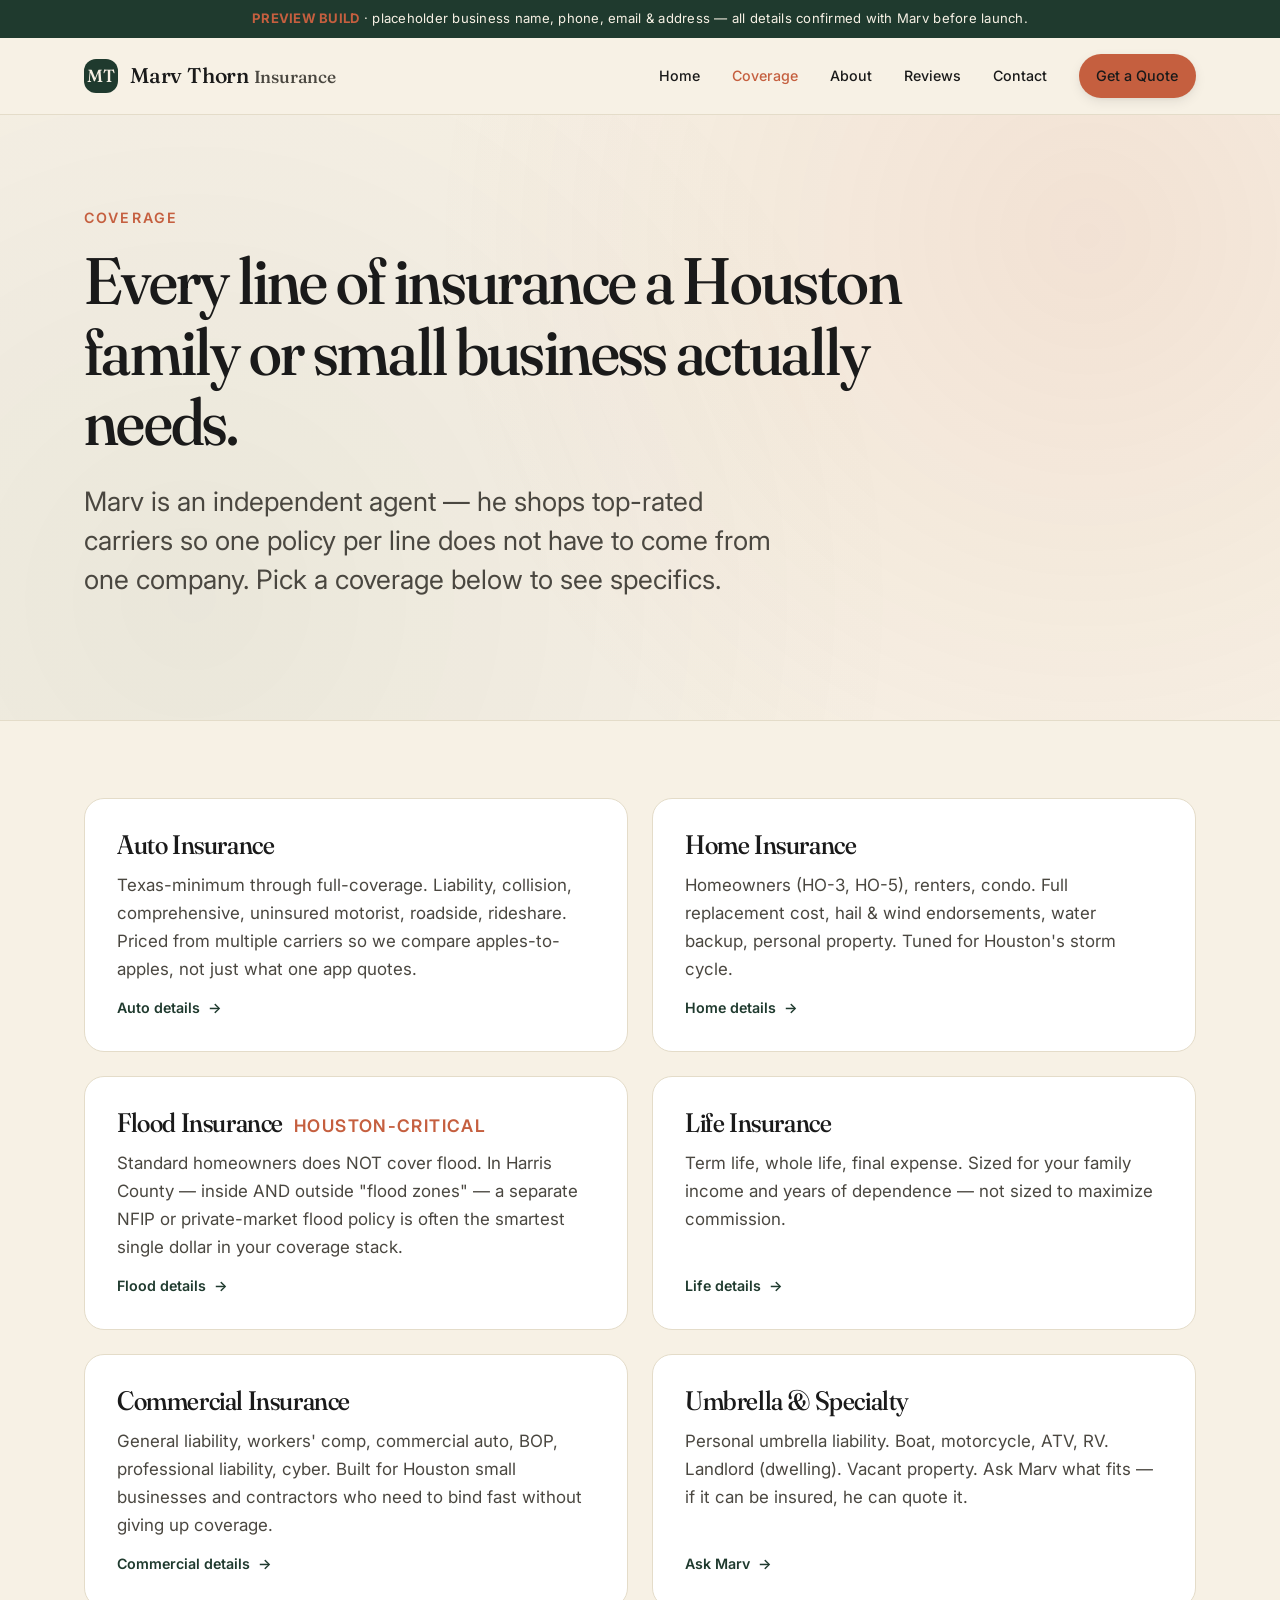
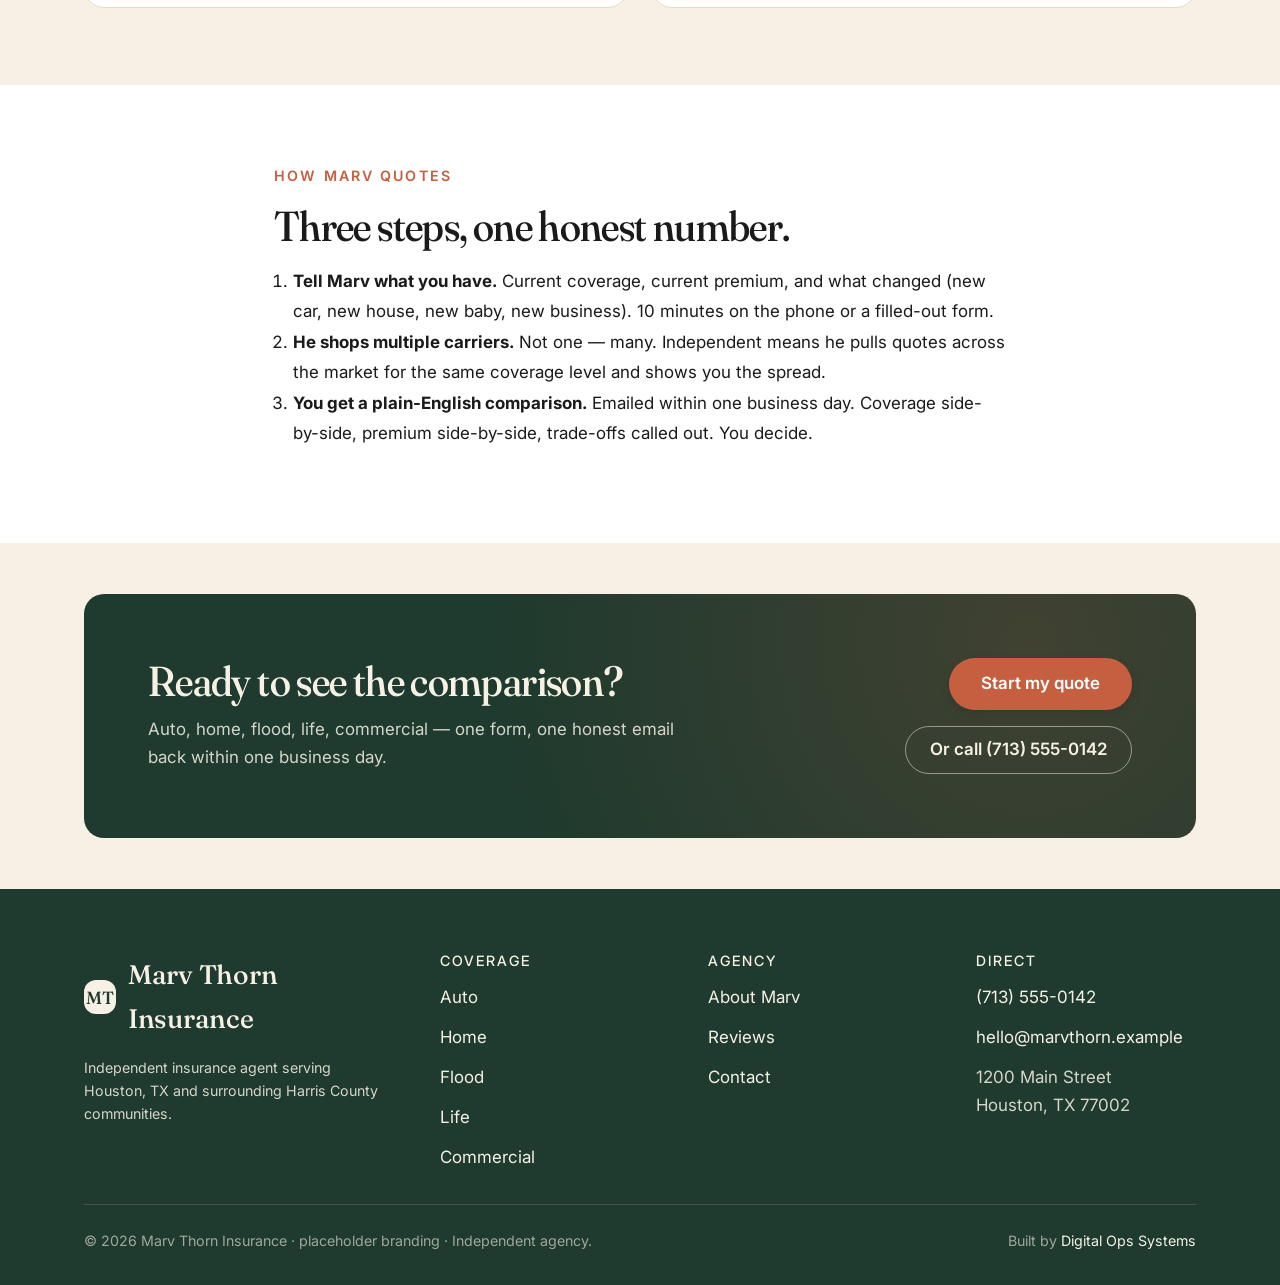
<file: services.html>
<!doctype html>
<html lang="en">
<head>
<meta charset="utf-8">
<meta name="viewport" content="width=device-width, initial-scale=1, viewport-fit=cover">
<title>Insurance Coverage in Houston, TX — Auto, Home, Flood, Life, Commercial</title>
<meta name="description" content="Marv Thorn Insurance shops top-rated carriers for auto, home, flood, life, and commercial coverage in Houston, TX. One independent agent. Every line explained plainly.">
<meta name="theme-color" content="#1F3A2E">
<link rel="canonical" href="https://l3escott.github.io/marv-thorn-preview/services.html">

<meta property="og:type" content="website">
<meta property="og:title" content="Coverage — Marv Thorn Insurance, Houston TX">
<meta property="og:description" content="Auto · Home · Flood · Life · Commercial. Shopped across top-rated carriers.">
<meta property="og:url" content="https://l3escott.github.io/marv-thorn-preview/services.html">
<meta name="twitter:card" content="summary_large_image">

<link rel="preconnect" href="https://fonts.googleapis.com">
<link rel="preconnect" href="https://fonts.gstatic.com" crossorigin>
<link href="https://fonts.googleapis.com/css2?family=Fraunces:opsz,wght@9..144,400;9..144,500;9..144,600&family=Inter:wght@400;500;600;700&display=swap" rel="stylesheet">
<link rel="stylesheet" href="assets/css/tokens.css">
<link rel="stylesheet" href="assets/css/components.css">
<link rel="icon" href="assets/img/logo-mark.svg" type="image/svg+xml">
</head>
<body>
<a href="#main" class="skip-link">Skip to main content</a>
<div style="background:#1F3A2E;color:#F7F1E5;text-align:center;padding:.5rem 1rem;font-size:.82rem;letter-spacing:.02em;"><strong style="color:#C55F3F">PREVIEW BUILD</strong> · placeholder business name, phone, email &amp; address — all details confirmed with Marv before launch.</div>

<header class="site-header">
  <div class="container">
    <a class="brand" href="index.html" aria-label="Marv Thorn Insurance — Home"><span class="brand-mark">MT</span><span>Marv Thorn <em style="font-style:normal;color:var(--muted-strong);font-size:0.82em;">Insurance</em></span></a>
    <button class="nav-toggle" aria-label="Toggle menu" aria-expanded="false" aria-controls="primary-nav"><span></span></button>
    <nav class="nav" id="primary-nav" aria-label="Primary">
      <a href="index.html">Home</a>
      <a href="services.html" aria-current="page">Coverage</a>
      <a href="about.html">About</a>
      <a href="testimonials.html">Reviews</a>
      <a href="contact.html">Contact</a>
      <a class="btn btn-primary" href="contact.html#quote" style="min-height:44px;padding:.55rem 1.1rem;font-size:.9rem;">Get a Quote</a>
    </nav>
  </div>
</header>

<main id="main">

<section class="hero" style="padding-block:clamp(4rem,7vw,6rem);">
  <div class="container">
    <p class="eyebrow">Coverage</p>
    <h1 style="font-size:var(--step-6);max-width:22ch;">Every line of insurance a Houston family or small business actually needs.</h1>
    <p class="lede">Marv is an independent agent — he shops top-rated carriers so one policy per line does not have to come from one company. Pick a coverage below to see specifics.</p>
  </div>
</section>

<section class="section">
  <div class="container">
    <div class="grid-2">
      <article class="card reveal"><h3>Auto Insurance</h3><p>Texas-minimum through full-coverage. Liability, collision, comprehensive, uninsured motorist, roadside, rideshare. Priced from multiple carriers so we compare apples-to-apples, not just what one app quotes.</p><a class="card-link" href="auto-insurance.html">Auto details</a></article>
      <article class="card reveal"><h3>Home Insurance</h3><p>Homeowners (HO-3, HO-5), renters, condo. Full replacement cost, hail &amp; wind endorsements, water backup, personal property. Tuned for Houston's storm cycle.</p><a class="card-link" href="home-insurance.html">Home details</a></article>
      <article class="card reveal"><h3>Flood Insurance <span style="color:var(--brand-accent);font-family:var(--font-body);font-size:.65em;font-weight:600;letter-spacing:.08em;text-transform:uppercase;margin-left:.4rem;">Houston-critical</span></h3><p>Standard homeowners does NOT cover flood. In Harris County — inside AND outside "flood zones" — a separate NFIP or private-market flood policy is often the smartest single dollar in your coverage stack.</p><a class="card-link" href="flood-insurance.html">Flood details</a></article>
      <article class="card reveal"><h3>Life Insurance</h3><p>Term life, whole life, final expense. Sized for your family income and years of dependence — not sized to maximize commission.</p><a class="card-link" href="life-insurance.html">Life details</a></article>
      <article class="card reveal"><h3>Commercial Insurance</h3><p>General liability, workers' comp, commercial auto, BOP, professional liability, cyber. Built for Houston small businesses and contractors who need to bind fast without giving up coverage.</p><a class="card-link" href="commercial-insurance.html">Commercial details</a></article>
      <article class="card reveal"><h3>Umbrella &amp; Specialty</h3><p>Personal umbrella liability. Boat, motorcycle, ATV, RV. Landlord (dwelling). Vacant property. Ask Marv what fits — if it can be insured, he can quote it.</p><a class="card-link" href="contact.html#quote">Ask Marv</a></article>
    </div>
  </div>
</section>

<section class="section bg-white">
  <div class="container-narrow reveal">
    <p class="eyebrow">How Marv quotes</p>
    <h2>Three steps, one honest number.</h2>
    <ol style="padding-left:1.2rem;line-height:1.8;">
      <li><strong>Tell Marv what you have.</strong> Current coverage, current premium, and what changed (new car, new house, new baby, new business). 10 minutes on the phone or a filled-out form.</li>
      <li><strong>He shops multiple carriers.</strong> Not one — many. Independent means he pulls quotes across the market for the same coverage level and shows you the spread.</li>
      <li><strong>You get a plain-English comparison.</strong> Emailed within one business day. Coverage side-by-side, premium side-by-side, trade-offs called out. You decide.</li>
    </ol>
  </div>
</section>

<section class="section-tight">
  <div class="container">
    <div class="cta-banner reveal">
      <div><h2>Ready to see the comparison?</h2><p>Auto, home, flood, life, commercial — one form, one honest email back within one business day.</p></div>
      <div class="cta-actions"><a class="btn btn-primary" href="contact.html#quote">Start my quote</a><a class="btn btn-ghost" href="tel:+17135550142">Or call (713) 555-0142</a></div>
    </div>
  </div>
</section>

</main>

<footer class="site-footer">
  <div class="container">
    <div class="footer-grid">
      <div><div class="footer-brand"><span class="brand-mark">MT</span><span>Marv Thorn Insurance</span></div><p>Independent insurance agent serving Houston, TX and surrounding Harris County communities.</p></div>
      <div><h4>Coverage</h4><ul><li><a href="auto-insurance.html">Auto</a></li><li><a href="home-insurance.html">Home</a></li><li><a href="flood-insurance.html">Flood</a></li><li><a href="life-insurance.html">Life</a></li><li><a href="commercial-insurance.html">Commercial</a></li></ul></div>
      <div><h4>Agency</h4><ul><li><a href="about.html">About Marv</a></li><li><a href="testimonials.html">Reviews</a></li><li><a href="contact.html">Contact</a></li></ul></div>
      <div><h4>Direct</h4><ul><li><a href="tel:+17135550142">(713) 555-0142</a></li><li><a href="mailto:hello@marvthorn.example">hello@marvthorn.example</a></li><li>1200 Main Street<br>Houston, TX 77002</li></ul></div>
    </div>
    <div class="footer-bottom"><span>© <span id="yr">2026</span> Marv Thorn Insurance · placeholder branding · Independent agency.</span><span>Built by <a href="https://digitalopsystems.com">Digital Ops Systems</a></span></div>
  </div>
</footer>
<script>document.getElementById('yr').textContent=new Date().getFullYear();</script>
<script defer src="assets/js/site.js"></script>
</body>
</html>
</file>
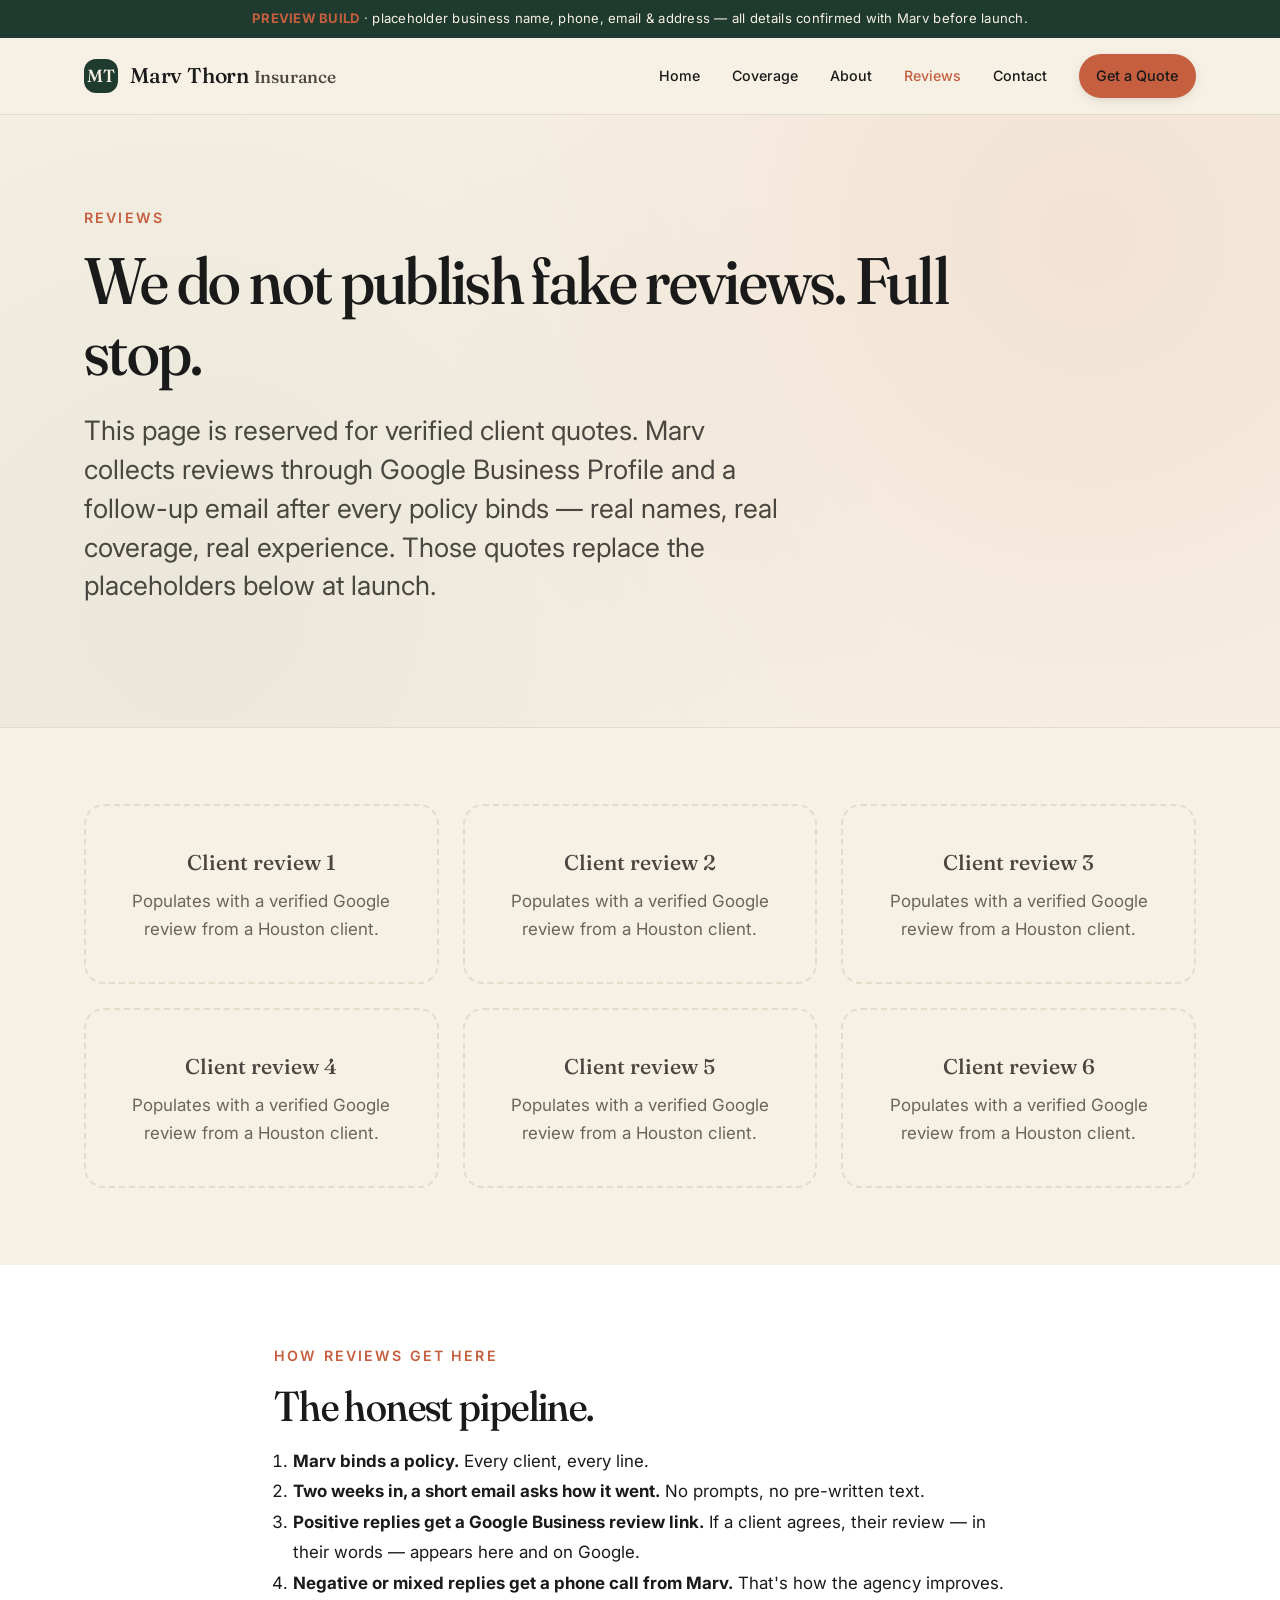
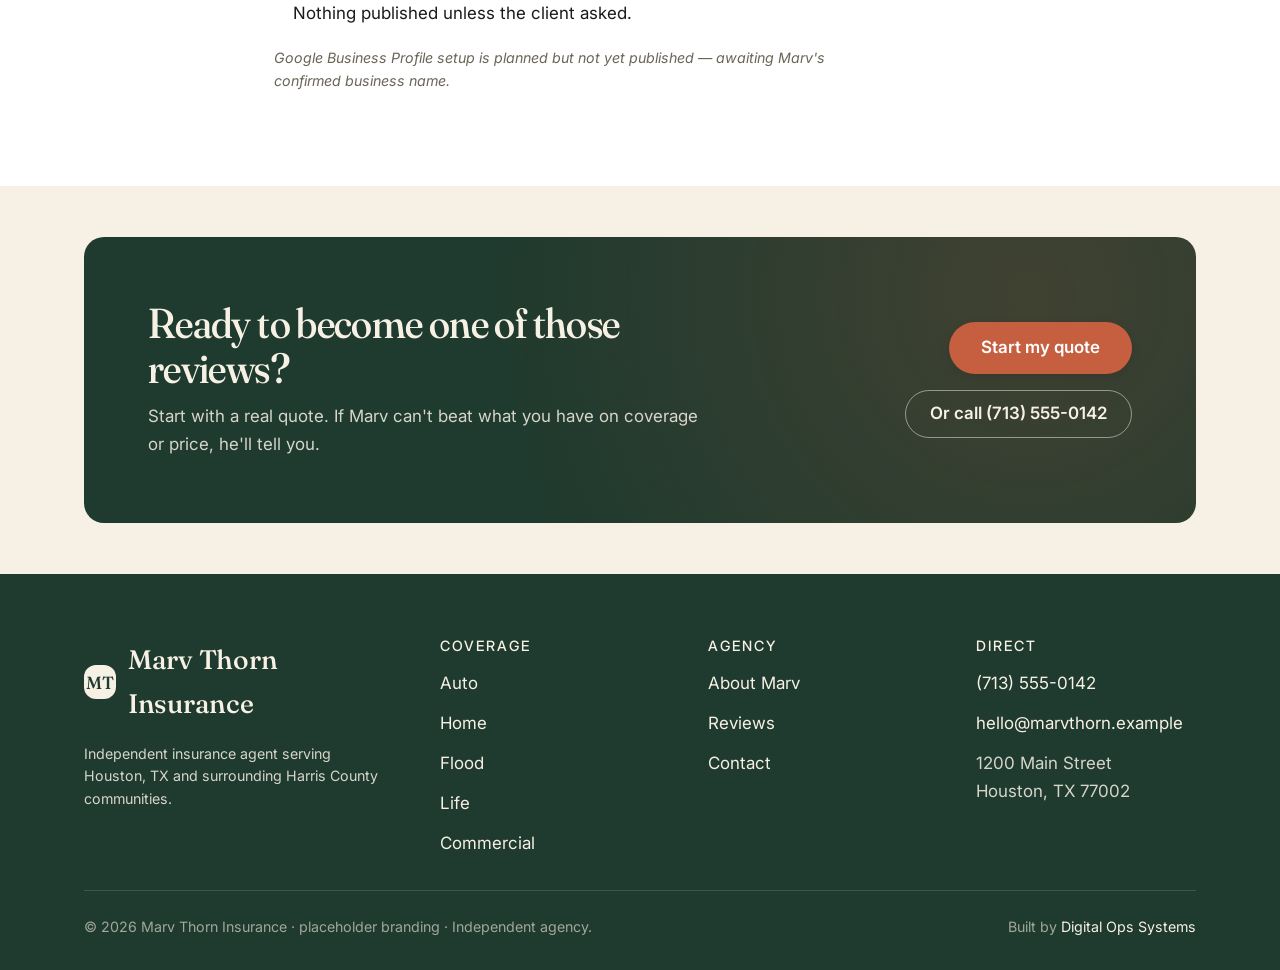
<file: testimonials.html>
<!doctype html>
<html lang="en">
<head>
<meta charset="utf-8">
<meta name="viewport" content="width=device-width, initial-scale=1, viewport-fit=cover">
<title>Client Reviews — Marv Thorn Insurance, Houston TX</title>
<meta name="description" content="Real client reviews for Marv Thorn Insurance, an independent Houston agent. This page reserves space for verified customer testimonials — no fabricated quotes.">
<meta name="theme-color" content="#1F3A2E">
<link rel="canonical" href="https://l3escott.github.io/marv-thorn-preview/testimonials.html">
<meta property="og:type" content="website">
<meta property="og:title" content="Client Reviews — Marv Thorn Insurance">
<meta property="og:description" content="Verified reviews populate here before launch.">
<meta property="og:url" content="https://l3escott.github.io/marv-thorn-preview/testimonials.html">
<meta name="twitter:card" content="summary_large_image">

<link rel="preconnect" href="https://fonts.googleapis.com">
<link rel="preconnect" href="https://fonts.gstatic.com" crossorigin>
<link href="https://fonts.googleapis.com/css2?family=Fraunces:opsz,wght@9..144,400;9..144,500;9..144,600&family=Inter:wght@400;500;600;700&display=swap" rel="stylesheet">
<link rel="stylesheet" href="assets/css/tokens.css">
<link rel="stylesheet" href="assets/css/components.css">
<link rel="icon" href="assets/img/logo-mark.svg" type="image/svg+xml">
</head>
<body>
<a href="#main" class="skip-link">Skip to main content</a>
<div style="background:#1F3A2E;color:#F7F1E5;text-align:center;padding:.5rem 1rem;font-size:.82rem;letter-spacing:.02em;"><strong style="color:#C55F3F">PREVIEW BUILD</strong> · placeholder business name, phone, email &amp; address — all details confirmed with Marv before launch.</div>

<header class="site-header">
  <div class="container">
    <a class="brand" href="index.html" aria-label="Marv Thorn Insurance — Home"><span class="brand-mark">MT</span><span>Marv Thorn <em style="font-style:normal;color:var(--muted-strong);font-size:0.82em;">Insurance</em></span></a>
    <button class="nav-toggle" aria-label="Toggle menu" aria-expanded="false" aria-controls="primary-nav"><span></span></button>
    <nav class="nav" id="primary-nav" aria-label="Primary">
      <a href="index.html">Home</a>
      <a href="services.html">Coverage</a>
      <a href="about.html">About</a>
      <a href="testimonials.html" aria-current="page">Reviews</a>
      <a href="contact.html">Contact</a>
      <a class="btn btn-primary" href="contact.html#quote" style="min-height:44px;padding:.55rem 1.1rem;font-size:.9rem;">Get a Quote</a>
    </nav>
  </div>
</header>

<main id="main">

<section class="hero" style="padding-block:clamp(4rem,7vw,6rem);">
  <div class="container">
    <p class="eyebrow">Reviews</p>
    <h1 style="font-size:var(--step-6);max-width:22ch;">We do not publish fake reviews. Full stop.</h1>
    <p class="lede">This page is reserved for verified client quotes. Marv collects reviews through Google Business Profile and a follow-up email after every policy binds — real names, real coverage, real experience. Those quotes replace the placeholders below at launch.</p>
  </div>
</section>

<section class="section">
  <div class="container">
    <div class="review-grid">
      <div class="review review-placeholder"><strong>Client review 1</strong><span>Populates with a verified Google review from a Houston client.</span></div>
      <div class="review review-placeholder"><strong>Client review 2</strong><span>Populates with a verified Google review from a Houston client.</span></div>
      <div class="review review-placeholder"><strong>Client review 3</strong><span>Populates with a verified Google review from a Houston client.</span></div>
      <div class="review review-placeholder"><strong>Client review 4</strong><span>Populates with a verified Google review from a Houston client.</span></div>
      <div class="review review-placeholder"><strong>Client review 5</strong><span>Populates with a verified Google review from a Houston client.</span></div>
      <div class="review review-placeholder"><strong>Client review 6</strong><span>Populates with a verified Google review from a Houston client.</span></div>
    </div>
  </div>
</section>

<section class="section bg-white">
  <div class="container-narrow reveal">
    <p class="eyebrow">How reviews get here</p>
    <h2>The honest pipeline.</h2>
    <ol style="padding-left:1.2rem;line-height:1.8;">
      <li><strong>Marv binds a policy.</strong> Every client, every line.</li>
      <li><strong>Two weeks in, a short email asks how it went.</strong> No prompts, no pre-written text.</li>
      <li><strong>Positive replies get a Google Business review link.</strong> If a client agrees, their review — in their words — appears here and on Google.</li>
      <li><strong>Negative or mixed replies get a phone call from Marv.</strong> That's how the agency improves. Nothing published unless the client asked.</li>
    </ol>
    <p style="color:var(--muted);font-size:var(--step--1);"><em>Google Business Profile setup is planned but not yet published — awaiting Marv's confirmed business name.</em></p>
  </div>
</section>

<section class="section-tight">
  <div class="container">
    <div class="cta-banner reveal">
      <div><h2>Ready to become one of those reviews?</h2><p>Start with a real quote. If Marv can't beat what you have on coverage or price, he'll tell you.</p></div>
      <div class="cta-actions"><a class="btn btn-primary" href="contact.html#quote">Start my quote</a><a class="btn btn-ghost" href="tel:+17135550142">Or call (713) 555-0142</a></div>
    </div>
  </div>
</section>

</main>

<footer class="site-footer">
  <div class="container">
    <div class="footer-grid">
      <div><div class="footer-brand"><span class="brand-mark">MT</span><span>Marv Thorn Insurance</span></div><p>Independent insurance agent serving Houston, TX and surrounding Harris County communities.</p></div>
      <div><h4>Coverage</h4><ul><li><a href="auto-insurance.html">Auto</a></li><li><a href="home-insurance.html">Home</a></li><li><a href="flood-insurance.html">Flood</a></li><li><a href="life-insurance.html">Life</a></li><li><a href="commercial-insurance.html">Commercial</a></li></ul></div>
      <div><h4>Agency</h4><ul><li><a href="about.html">About Marv</a></li><li><a href="testimonials.html">Reviews</a></li><li><a href="contact.html">Contact</a></li></ul></div>
      <div><h4>Direct</h4><ul><li><a href="tel:+17135550142">(713) 555-0142</a></li><li><a href="mailto:hello@marvthorn.example">hello@marvthorn.example</a></li><li>1200 Main Street<br>Houston, TX 77002</li></ul></div>
    </div>
    <div class="footer-bottom"><span>© <span id="yr">2026</span> Marv Thorn Insurance · placeholder branding · Independent agency.</span><span>Built by <a href="https://digitalopsystems.com">Digital Ops Systems</a></span></div>
  </div>
</footer>
<script>document.getElementById('yr').textContent=new Date().getFullYear();</script>
<script defer src="assets/js/site.js"></script>
</body>
</html>
</file>
<file: assets/css/tokens.css>
/*
 * DOPS Design Kit — CLIENT SKIN LAYER
 * -----------------------------------------------------------------------------
 * This is the ONLY file that changes per client. components.css consumes these
 * variables. Swap this file to reskin the entire kit for a new business.
 *
 * Client: Marv Thorn Insurance (Houston, TX) — independent agent
 * Feel:   Warm · local · editorial · human · grounded (NOT corporate blue)
 * Voice:  Your neighbor who knows insurance — not a call-center.
 */

:root {
  /* ---------- Brand color palette ---------- */
  /* Deep forest green: grounded, Southern, trustworthy — not the corporate
     Progressive/Geico blue every big carrier uses. */
  --brand-primary:        #1F3A2E;
  --brand-primary-hover:  #163024;
  --brand-primary-tint:   #2E5142;

  /* Terracotta: Houston brick, warm human accent, single-CTA color. */
  --brand-accent:         #C55F3F;
  --brand-accent-hover:   #A94B2E;

  /* Warm cream — never stark white. Approachable, editorial. */
  --brand-cream:          #F7F1E5;
  --brand-cream-soft:     #FBF7EE;

  /* Ink + neutrals */
  --ink:                  #1A1A1A;
  --ink-soft:             #2C2A26;
  --muted:                #6B6558;
  --muted-strong:         #4A4740;
  --hairline:             #E4DCC9;

  /* Semantic */
  --bg:                   var(--brand-cream);
  --bg-alt:               #FFFFFF;
  --surface:              #FFFFFF;
  --text:                 var(--ink);
  --text-muted:           var(--muted);
  --link:                 var(--brand-primary);
  --link-hover:           var(--brand-accent);

  /* ---------- Typography ---------- */
  /* Fraunces = variable humanist serif, editorial warmth (distinct from the
     endless Inter/Poppins sans-only insurance sites).                          */
  --font-heading: 'Fraunces', 'Iowan Old Style', 'Georgia', serif;
  --font-body:    'Inter', -apple-system, BlinkMacSystemFont, 'Segoe UI', Roboto, sans-serif;

  /* Type scale — mobile-first, scales up via clamp() */
  --step--1: clamp(0.83rem, 0.80rem + 0.15vw, 0.89rem);
  --step-0:  clamp(1.00rem, 0.97rem + 0.15vw, 1.06rem);
  --step-1:  clamp(1.19rem, 1.13rem + 0.30vw, 1.33rem);
  --step-2:  clamp(1.41rem, 1.30rem + 0.55vw, 1.67rem);
  --step-3:  clamp(1.65rem, 1.48rem + 0.85vw, 2.09rem);
  --step-4:  clamp(1.95rem, 1.68rem + 1.35vw, 2.62rem);
  --step-5:  clamp(2.30rem, 1.85rem + 2.25vw, 3.28rem);
  --step-6:  clamp(2.72rem, 2.00rem + 3.60vw, 4.10rem);  /* hero H1 desktop hits ~66px */
  --step-7:  clamp(3.20rem, 2.05rem + 5.75vw, 5.12rem);  /* xl hero — over 72px */

  --leading-tight: 1.08;
  --leading-snug:  1.22;
  --leading-body:  1.65;

  /* ---------- Space & radii ---------- */
  --sp-1: 0.25rem;
  --sp-2: 0.5rem;
  --sp-3: 0.75rem;
  --sp-4: 1rem;
  --sp-5: 1.5rem;
  --sp-6: 2rem;
  --sp-7: 3rem;
  --sp-8: 4rem;
  --sp-9: 6rem;
  --sp-10: 8rem;

  --radius-sm: 6px;
  --radius-md: 12px;
  --radius-lg: 20px;
  --radius-pill: 999px;

  /* ---------- Shadows ---------- */
  --shadow-sm: 0 1px 2px rgba(26,26,26,0.06), 0 1px 3px rgba(26,26,26,0.04);
  --shadow-md: 0 4px 12px rgba(26,26,26,0.08), 0 2px 4px rgba(26,26,26,0.04);
  --shadow-lg: 0 12px 32px rgba(26,26,26,0.10), 0 4px 8px rgba(26,26,26,0.04);

  /* ---------- Motion ---------- */
  --ease: cubic-bezier(0.2, 0.7, 0.2, 1);
  --dur-fast: 160ms;
  --dur:      240ms;
}
</file>
<file: assets/css/components.css>
/*
 * DOPS Design Kit — SHARED COMPONENT LAYER
 * -----------------------------------------------------------------------------
 * This file does NOT change per client. It consumes tokens.css variables so
 * a new palette / type pairing reskins every component automatically.
 * Loaded AFTER tokens.css.
 */

/* ---------- Reset ---------- */
*, *::before, *::after { box-sizing: border-box; }
html { -webkit-text-size-adjust: 100%; scroll-behavior: smooth; }
body {
  margin: 0;
  font-family: var(--font-body);
  font-size: var(--step-0);
  line-height: var(--leading-body);
  color: var(--text);
  background: var(--bg);
  -webkit-font-smoothing: antialiased;
  text-rendering: optimizeLegibility;
}
img, svg, video { display: block; max-width: 100%; height: auto; }
a { color: var(--link); text-decoration: none; transition: color var(--dur-fast) var(--ease); }
a:hover, a:focus-visible { color: var(--link-hover); }
:focus-visible { outline: 3px solid var(--brand-accent); outline-offset: 3px; border-radius: 4px; }

/* ---------- Typography ---------- */
h1, h2, h3, h4 {
  font-family: var(--font-heading);
  font-weight: 500;
  line-height: var(--leading-tight);
  letter-spacing: -0.015em;
  margin: 0 0 var(--sp-4);
  color: var(--ink);
  font-variation-settings: "SOFT" 40, "opsz" 96;
}
h1 { font-size: var(--step-6); font-weight: 500; letter-spacing: -0.025em; }
h2 { font-size: var(--step-4); }
h3 { font-size: var(--step-2); font-weight: 500; }
h4 { font-size: var(--step-1); font-weight: 500; }
p  { margin: 0 0 var(--sp-4); max-width: 62ch; }
.lede { font-size: var(--step-1); color: var(--muted-strong); line-height: 1.45; max-width: 60ch; }
.eyebrow {
  display: inline-block;
  font-family: var(--font-body);
  font-size: var(--step--1);
  font-weight: 600;
  letter-spacing: 0.15em;
  text-transform: uppercase;
  color: var(--brand-accent);
  margin-bottom: var(--sp-4);
}

/* ---------- Layout primitives ---------- */
.container { width: 100%; max-width: 1160px; margin-inline: auto; padding-inline: var(--sp-5); }
.container-narrow { max-width: 780px; margin-inline: auto; padding-inline: var(--sp-5); }
.section { padding-block: clamp(var(--sp-8), 6vw, var(--sp-10)); }
.section-tight { padding-block: clamp(var(--sp-7), 4vw, var(--sp-8)); }
.bg-cream    { background: var(--brand-cream); }
.bg-white    { background: #ffffff; }
.bg-primary  { background: var(--brand-primary); color: var(--brand-cream); }
.bg-primary h2, .bg-primary h3 { color: var(--brand-cream); }
.bg-primary p  { color: rgba(247,241,229,0.85); }

/* ---------- Header + Nav ---------- */
.site-header {
  position: sticky; top: 0; z-index: 40;
  background: rgba(247,241,229,0.92);
  backdrop-filter: saturate(140%) blur(10px);
  -webkit-backdrop-filter: saturate(140%) blur(10px);
  border-bottom: 1px solid var(--hairline);
}
.site-header .container { display: flex; align-items: center; justify-content: space-between; padding-block: var(--sp-4); gap: var(--sp-5); }
.brand {
  display: flex; align-items: center; gap: var(--sp-3);
  font-family: var(--font-heading);
  font-size: var(--step-1);
  font-weight: 500;
  color: var(--ink);
  letter-spacing: -0.01em;
}
.brand-mark {
  width: 34px; height: 34px;
  display: grid; place-items: center;
  background: var(--brand-primary);
  color: var(--brand-cream);
  font-family: var(--font-heading);
  font-weight: 500;
  font-size: 1.1rem;
  border-radius: var(--radius-md);
  letter-spacing: 0;
}
.nav { display: flex; gap: var(--sp-6); align-items: center; }
.nav a { color: var(--ink); font-size: var(--step--1); font-weight: 500; }
.nav a[aria-current="page"] { color: var(--brand-accent); }
.nav-toggle { display: none; }

@media (max-width: 820px) {
  .nav-toggle {
    display: inline-flex;
    min-width: 44px; min-height: 44px;
    align-items: center; justify-content: center;
    background: transparent; border: 0; padding: 0;
    color: var(--ink);
    cursor: pointer;
  }
  .nav-toggle span { width: 22px; height: 2px; background: currentColor; position: relative; }
  .nav-toggle span::before, .nav-toggle span::after { content: ""; position: absolute; left: 0; right: 0; height: 2px; background: currentColor; }
  .nav-toggle span::before { top: -7px; }
  .nav-toggle span::after  { top: 7px; }
  .nav {
    display: none;
    position: absolute; inset: 100% 0 auto 0;
    flex-direction: column; align-items: stretch; gap: 0;
    padding: var(--sp-4);
    background: var(--brand-cream);
    border-bottom: 1px solid var(--hairline);
  }
  .nav a { padding: var(--sp-4); min-height: 44px; display: flex; align-items: center; border-bottom: 1px solid var(--hairline); }
  .nav a:last-child { border-bottom: 0; }
  .nav.open { display: flex; }
}

/* ---------- Buttons ---------- */
.btn {
  display: inline-flex;
  align-items: center; justify-content: center;
  gap: var(--sp-2);
  min-height: 52px;
  padding: var(--sp-3) var(--sp-6);
  border-radius: var(--radius-pill);
  font-family: var(--font-body);
  font-weight: 600;
  font-size: var(--step-0);
  text-decoration: none;
  transition: transform var(--dur-fast) var(--ease), background var(--dur-fast) var(--ease), color var(--dur-fast) var(--ease), box-shadow var(--dur-fast) var(--ease);
  cursor: pointer;
  border: 0;
}
.btn:focus-visible { outline-offset: 4px; }
.btn:active { transform: translateY(1px); }
.btn-primary {
  background: var(--brand-accent);
  color: #fff;
  box-shadow: var(--shadow-md);
}
.btn-primary:hover, .btn-primary:focus-visible { background: var(--brand-accent-hover); color: #fff; box-shadow: var(--shadow-lg); }
.btn-secondary {
  background: transparent;
  color: var(--brand-primary);
  border: 1.5px solid var(--brand-primary);
}
.btn-secondary:hover, .btn-secondary:focus-visible { background: var(--brand-primary); color: var(--brand-cream); }
.btn-ghost {
  background: transparent; color: var(--brand-cream);
  border: 1.5px solid rgba(247,241,229,0.5);
  min-height: 48px; padding: var(--sp-2) var(--sp-5);
}
.btn-ghost:hover { background: rgba(247,241,229,0.1); color: var(--brand-cream); border-color: var(--brand-cream); }

/* ---------- HERO ---------- */
.hero {
  padding-block: clamp(var(--sp-8), 8vw, var(--sp-10));
  background:
    radial-gradient(circle at 85% 20%, rgba(197,95,63,0.10), transparent 55%),
    radial-gradient(circle at 15% 80%, rgba(31,58,46,0.06), transparent 60%),
    var(--brand-cream);
  border-bottom: 1px solid var(--hairline);
}
.hero h1 {
  font-size: var(--step-7);
  max-width: 16ch;
  margin-bottom: var(--sp-5);
}
.hero .lede { max-width: 42ch; margin-bottom: var(--sp-6); font-size: var(--step-2); }
.hero-actions { display: flex; flex-wrap: wrap; gap: var(--sp-4); }
.hero-meta {
  margin-top: var(--sp-6);
  display: flex; flex-wrap: wrap; gap: var(--sp-5);
  font-size: var(--step--1);
  color: var(--muted-strong);
}
.hero-meta strong { color: var(--ink); font-weight: 600; }

/* ---------- Trust strip ---------- */
.trust-strip {
  padding-block: var(--sp-6);
  border-bottom: 1px solid var(--hairline);
  background: var(--bg-alt);
}
.trust-strip .container {
  display: grid; grid-template-columns: repeat(4, 1fr);
  gap: var(--sp-5); align-items: center;
}
.trust-item { display: flex; flex-direction: column; gap: var(--sp-1); font-size: var(--step--1); color: var(--muted-strong); }
.trust-item strong { color: var(--ink); font-family: var(--font-heading); font-size: var(--step-1); font-weight: 500; letter-spacing: -0.01em; }
@media (max-width: 720px) {
  .trust-strip .container { grid-template-columns: repeat(2, 1fr); gap: var(--sp-4); }
}

/* ---------- Card ---------- */
.card {
  background: var(--surface);
  border-radius: var(--radius-lg);
  padding: var(--sp-6);
  border: 1px solid var(--hairline);
  transition: transform var(--dur) var(--ease), box-shadow var(--dur) var(--ease), border-color var(--dur) var(--ease);
  display: flex; flex-direction: column; gap: var(--sp-3);
}
.card:hover { transform: translateY(-3px); box-shadow: var(--shadow-md); border-color: rgba(31,58,46,0.25); }
.card h3 { margin: 0; }
.card p  { margin: 0; color: var(--muted-strong); }
.card .card-icon {
  width: 44px; height: 44px;
  border-radius: var(--radius-md);
  background: rgba(197,95,63,0.10);
  color: var(--brand-accent);
  display: grid; place-items: center;
  margin-bottom: var(--sp-2);
}
.card a.card-link {
  margin-top: auto;
  font-weight: 600;
  font-size: var(--step--1);
  color: var(--brand-primary);
  display: inline-flex; align-items: center; gap: var(--sp-2);
}
.card a.card-link::after { content: "→"; transition: transform var(--dur-fast) var(--ease); }
.card a.card-link:hover::after { transform: translateX(3px); }

.grid-3 { display: grid; grid-template-columns: repeat(3, 1fr); gap: var(--sp-5); }
.grid-2 { display: grid; grid-template-columns: repeat(2, 1fr); gap: var(--sp-5); }
@media (max-width: 900px) { .grid-3 { grid-template-columns: repeat(2, 1fr); } }
@media (max-width: 640px) { .grid-3, .grid-2 { grid-template-columns: 1fr; } }

/* ---------- Section headers ---------- */
.section-head { max-width: 780px; margin-bottom: var(--sp-7); }
.section-head h2 { margin-bottom: var(--sp-3); }
.section-head p  { color: var(--muted-strong); font-size: var(--step-1); }

/* ---------- Local strip (Houston callout) ---------- */
.local-strip {
  display: grid; grid-template-columns: 1.1fr 1fr;
  gap: var(--sp-8);
  align-items: center;
}
.local-strip .skyline {
  border-radius: var(--radius-lg);
  overflow: hidden;
  border: 1px solid var(--hairline);
  background: var(--brand-cream-soft);
  aspect-ratio: 5/3;
  display: grid; place-items: end center;
  padding: var(--sp-4);
}
.local-strip svg { width: 100%; height: auto; }
@media (max-width: 820px) {
  .local-strip { grid-template-columns: 1fr; }
}

/* ---------- Testimonial (or placeholder) ---------- */
.review-grid { display: grid; grid-template-columns: repeat(3, 1fr); gap: var(--sp-5); }
@media (max-width: 900px) { .review-grid { grid-template-columns: 1fr; } }
.review {
  background: var(--surface);
  border-radius: var(--radius-lg);
  padding: var(--sp-6);
  border: 1px solid var(--hairline);
  display: flex; flex-direction: column; gap: var(--sp-4);
}
.review-stars { color: var(--brand-accent); letter-spacing: 3px; font-size: var(--step-0); }
.review-quote {
  font-family: var(--font-heading);
  font-size: var(--step-2);
  line-height: 1.35;
  color: var(--ink);
  margin: 0;
  letter-spacing: -0.01em;
}
.review-attr { font-size: var(--step--1); color: var(--muted-strong); }
.review-attr strong { color: var(--ink); }
.review-placeholder {
  border: 2px dashed var(--hairline);
  background: transparent;
  color: var(--muted);
  display: flex; flex-direction: column; align-items: center; gap: var(--sp-2);
  min-height: 180px; justify-content: center;
  text-align: center;
}
.review-placeholder strong { color: var(--muted-strong); font-family: var(--font-heading); font-size: var(--step-1); font-weight: 500; }

/* ---------- Contact / lead form ---------- */
.contact-grid { display: grid; grid-template-columns: 1fr 1.15fr; gap: var(--sp-8); }
@media (max-width: 900px) { .contact-grid { grid-template-columns: 1fr; } }

.contact-block { display: flex; flex-direction: column; gap: var(--sp-5); }
.contact-item {
  display: flex; gap: var(--sp-4);
  padding: var(--sp-4) 0;
  border-bottom: 1px solid var(--hairline);
}
.contact-item:last-child { border-bottom: 0; }
.contact-item .label { font-size: var(--step--1); font-weight: 600; color: var(--muted-strong); text-transform: uppercase; letter-spacing: 0.08em; min-width: 92px; }
.contact-item .value { color: var(--ink); font-size: var(--step-1); font-family: var(--font-heading); font-weight: 500; letter-spacing: -0.01em; }
.contact-item a.value { color: var(--brand-primary); }
.contact-item a.value:hover { color: var(--brand-accent); }

form.lead {
  background: var(--surface);
  border: 1px solid var(--hairline);
  border-radius: var(--radius-lg);
  padding: var(--sp-6);
  display: flex; flex-direction: column; gap: var(--sp-4);
}
.field { display: flex; flex-direction: column; gap: var(--sp-2); }
.field label { font-size: var(--step--1); font-weight: 600; color: var(--muted-strong); }
.field input, .field textarea, .field select {
  min-height: 52px;
  padding: var(--sp-3) var(--sp-4);
  font: inherit;
  color: var(--ink);
  background: var(--brand-cream-soft);
  border: 1.5px solid var(--hairline);
  border-radius: var(--radius-md);
  transition: border-color var(--dur-fast) var(--ease), background var(--dur-fast) var(--ease);
}
.field textarea { min-height: 128px; resize: vertical; }
.field input:focus, .field textarea:focus, .field select:focus {
  border-color: var(--brand-primary); background: #fff; outline: none;
}
.form-note { font-size: var(--step--1); color: var(--muted); }

/* ---------- CTA banner ---------- */
.cta-banner {
  border-radius: var(--radius-lg);
  padding: clamp(var(--sp-7), 5vw, var(--sp-8));
  background:
    radial-gradient(circle at 85% 20%, rgba(197,95,63,0.20), transparent 55%),
    var(--brand-primary);
  color: var(--brand-cream);
  display: grid; grid-template-columns: 1.4fr 1fr; align-items: center; gap: var(--sp-6);
}
.cta-banner h2 { color: var(--brand-cream); margin: 0 0 var(--sp-3); font-size: var(--step-4); }
.cta-banner p  { color: rgba(247,241,229,0.85); margin: 0; }
.cta-banner .cta-actions { display: flex; flex-wrap: wrap; gap: var(--sp-4); justify-content: flex-end; }
@media (max-width: 820px) {
  .cta-banner { grid-template-columns: 1fr; }
  .cta-banner .cta-actions { justify-content: flex-start; }
}

/* ---------- Footer ---------- */
.site-footer {
  background: var(--brand-primary);
  color: rgba(247,241,229,0.85);
  padding-block: var(--sp-8) var(--sp-6);
}
.site-footer a { color: var(--brand-cream); }
.site-footer a:hover { color: var(--brand-accent); }
.footer-grid {
  display: grid; grid-template-columns: 1.4fr 1fr 1fr 1fr; gap: var(--sp-7);
  padding-bottom: var(--sp-6);
  border-bottom: 1px solid rgba(247,241,229,0.15);
}
.footer-grid h4 { color: var(--brand-cream); font-size: var(--step--1); font-family: var(--font-body); text-transform: uppercase; letter-spacing: 0.14em; margin-bottom: var(--sp-4); }
.footer-grid ul { list-style: none; padding: 0; margin: 0; display: flex; flex-direction: column; gap: var(--sp-3); }
.footer-grid p { color: rgba(247,241,229,0.85); font-size: var(--step--1); line-height: 1.6; }
.footer-brand { display: flex; align-items: center; gap: var(--sp-3); font-family: var(--font-heading); font-size: var(--step-2); font-weight: 500; color: var(--brand-cream); margin-bottom: var(--sp-4); letter-spacing: -0.01em; }
.footer-brand .brand-mark { background: var(--brand-cream); color: var(--brand-primary); }
.footer-bottom {
  padding-top: var(--sp-5);
  display: flex; justify-content: space-between; flex-wrap: wrap; gap: var(--sp-4);
  font-size: var(--step--1); color: rgba(247,241,229,0.6);
}
@media (max-width: 820px) {
  .footer-grid { grid-template-columns: 1fr 1fr; }
}
@media (max-width: 520px) {
  .footer-grid { grid-template-columns: 1fr; }
}

/* ---------- Utility ---------- */
.stack-lg > * + * { margin-top: var(--sp-6); }
.stack-md > * + * { margin-top: var(--sp-4); }
.text-muted { color: var(--muted-strong); }
.center-text { text-align: center; }
.sr-only {
  position: absolute; width: 1px; height: 1px; padding: 0; margin: -1px; overflow: hidden;
  clip: rect(0,0,0,0); white-space: nowrap; border: 0;
}
.skip-link {
  position: absolute; left: 0; top: -100px;
  background: var(--brand-primary); color: var(--brand-cream);
  padding: var(--sp-3) var(--sp-4); z-index: 100;
}
.skip-link:focus { top: 0; }

/* ---------- Motion respect ---------- */
@media (prefers-reduced-motion: reduce) {
  *, *::before, *::after { animation-duration: 0.001ms !important; transition-duration: 0.001ms !important; scroll-behavior: auto !important; }
}

/* ---------- Subtle scroll-triggered reveal (respects reduced-motion) ---------- */
.reveal { opacity: 0; transform: translateY(12px); transition: opacity 500ms var(--ease), transform 500ms var(--ease); }
.reveal.in { opacity: 1; transform: none; }
@media (prefers-reduced-motion: reduce) { .reveal { opacity: 1; transform: none; } }
</file>
